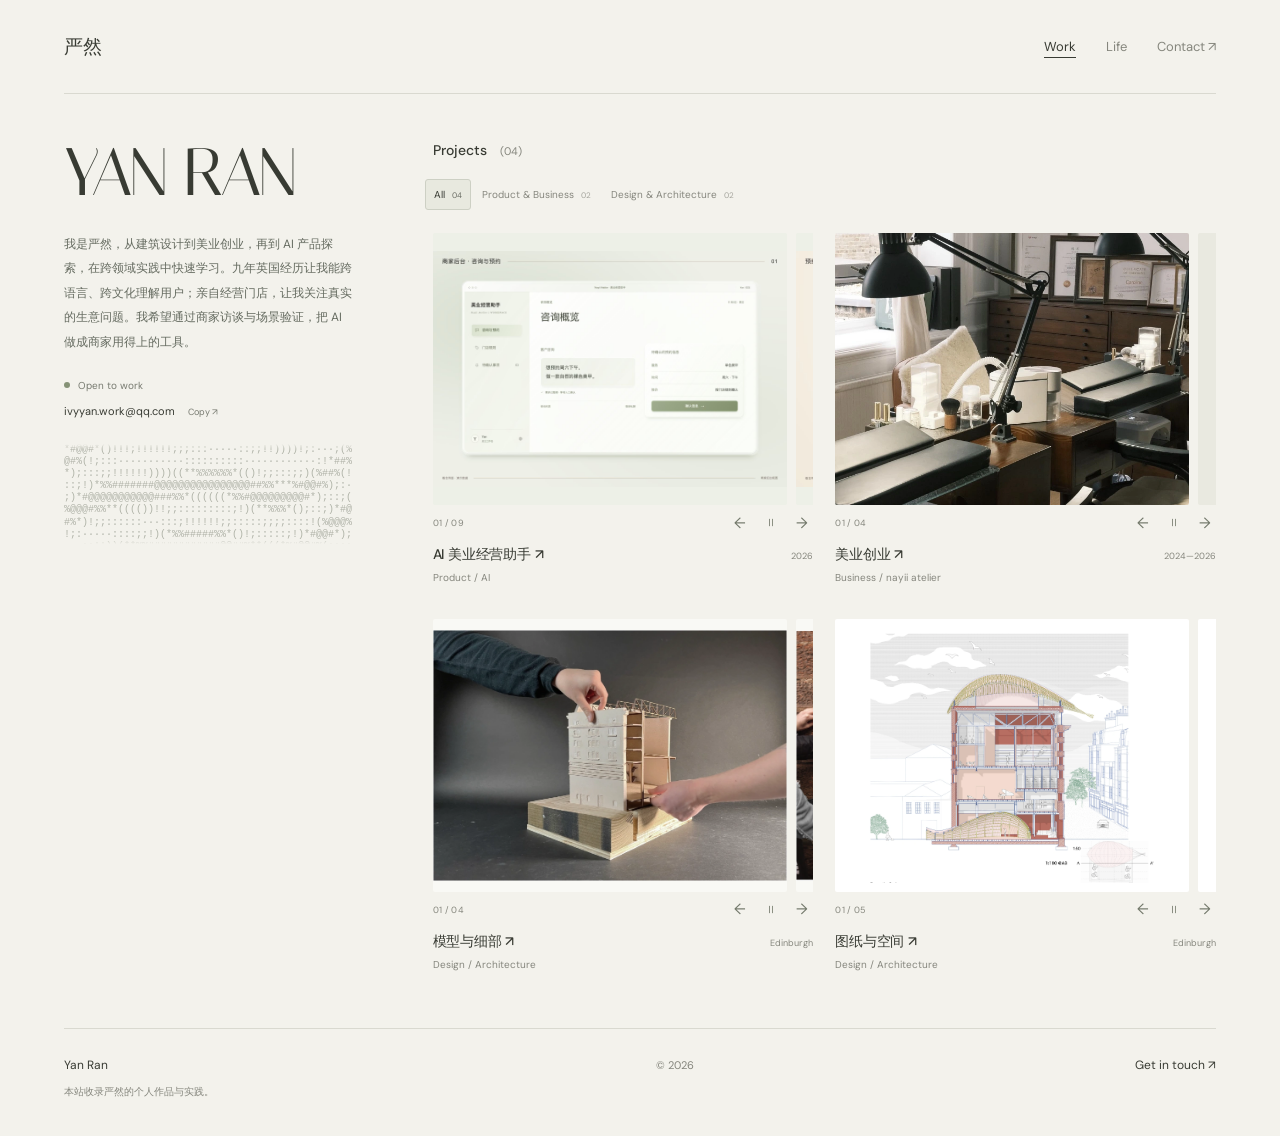
<file: index.html>
<!doctype html>
<html lang="zh-CN"><head><meta charset="UTF-8"><meta name="viewport" content="width=device-width, initial-scale=1"><meta name="description" content="严然的个人作品集：AI 产品、美业经营、建筑设计与生活。"><title>Portfolio — Yan Ran</title><link rel="stylesheet" href="style.css?v=42"><link rel="stylesheet" href="directory.css?v=42"></head>
<body id="home" data-name-font="italiana" class="directory-page"><a class="skip-link" href="#main">Skip to content</a><header class="site-header"><a class="wordmark" href="index.html" aria-label="严然，返回首页">严然</a><nav aria-label="Main navigation"><a href="index.html#projects" aria-current="page">Work</a><a href="life.html">Life</a><a href="contact.html">Contact ↗</a></nav></header><main id="main"><div class="directory-layout"><aside class="profile-sidebar" id="about" aria-label="个人介绍"><div class="name-stage"><h1>YAN RAN</h1><canvas class="name-particles" aria-hidden="true"></canvas></div><div class="hero-info"><p>我是严然，从建筑设计到美业创业，再到 AI 产品探索，在跨领域实践中快速学习。九年英国经历让我能跨语言、跨文化理解用户；亲自经营门店，让我关注真实的生意问题。我希望通过商家访谈与场景验证，把 AI 做成商家用得上的工具。</p><div><span class="available"><i></i> Open to work</span><button class="email-copy hero-email" data-copy-email aria-label="复制邮箱 ivyyan.work@qq.com"><span>ivyyan.work@qq.com</span><span class="copy-label">Copy ↗</span></button><span class="hero-copy-status" role="status" aria-live="polite"></span></div></div><div class="ascii-art" role="img" aria-label="铺满长方形的动态符号波浪，以柔和曲线连续斜向上起伏流动"><pre class="ascii-field" aria-hidden="true"></pre></div></aside>
<section id="projects" class="project-directory" aria-labelledby="directory-title"><div class="catalog-toolbar"><h2 id="directory-title">Projects <span id="project-count" aria-live="polite">(04)</span></h2><div class="category-filters" role="group" aria-label="筛选作品类别"><button type="button" data-filter="all" aria-pressed="true">All <span>04</span></button><button type="button" id="product" data-filter="product" aria-pressed="false">Product &amp; Business <span>02</span></button><button type="button" id="design" data-filter="design" aria-pressed="false">Design &amp; Architecture <span>02</span></button></div></div><div class="catalog-grid"><article class="catalog-card card-ai" data-category="product"><div class="catalog-preview" role="region" aria-label="AI 美业经营助手 图片预览"><div class="preview-track" tabindex="0" aria-label="横向浏览 AI 美业经营助手"><a class="preview-frame" href="ai-assistant.html" aria-label="打开 AI 美业经营助手，商家后台 · 咨询与预约"><img src="assets/ai/v7/01-console.png?v=32" alt="商家后台 · 咨询与预约" loading="lazy" draggable="false"></a><a class="preview-frame" href="ai-assistant.html" aria-label="打开 AI 美业经营助手，预约入口 · 店主自选封面"><img src="assets/ai/v7/02-entry.png?v=32" alt="预约入口 · 店主自选封面" loading="lazy" draggable="false"></a><a class="preview-frame" href="ai-assistant.html" aria-label="打开 AI 美业经营助手，近一周 · 空档与安排"><img src="assets/ai/v7/03-week.png?v=32" alt="近一周 · 空档与安排" loading="lazy" draggable="false"></a><a class="preview-frame" href="ai-assistant.html" aria-label="打开 AI 美业经营助手，当日预约 · 服务与时段"><img src="assets/ai/v7/04-day.png?v=32" alt="当日预约 · 服务与时段" loading="lazy" draggable="false"></a><a class="preview-frame" href="ai-assistant.html" aria-label="打开 AI 美业经营助手，定金支付 · 预约确认"><img src="assets/ai/v7/05-payment.png?v=33" alt="定金支付 · 预约确认" loading="lazy" draggable="false"></a><a class="preview-frame" href="ai-assistant.html" aria-label="打开 AI 美业经营助手，我的预约 · 会员信息"><img src="assets/ai/v7/06-member.png" alt="我的预约 · 会员信息" loading="lazy" draggable="false"></a><a class="preview-frame" href="ai-assistant.html" aria-label="打开 AI 美业经营助手，微信绑定 · 匹配预约"><img src="assets/ai/v7/07-binding.png?v=34" alt="微信绑定 · 匹配预约" loading="lazy" draggable="false"></a><a class="preview-frame" href="ai-assistant.html" aria-label="打开 AI 美业经营助手，微信托管 · 添加与回复"><img src="assets/ai/v7/08-delegation.png?v=35" alt="微信托管 · 添加与回复" loading="lazy" draggable="false"></a><a class="preview-frame" href="ai-assistant.html" aria-label="打开 AI 美业经营助手，店主工作台 · 登记与待办"><img src="assets/ai/v7/09-owner.png?v=35" alt="店主工作台 · 登记与待办" loading="lazy" draggable="false"></a></div><div class="preview-toolbar"><span class="preview-count">01 / 09</span><div><button class="preview-prev" aria-label="AI 美业经营助手 上一张">←</button><button class="preview-pause" aria-label="暂停 AI 美业经营助手 自动预览" aria-pressed="false">Ⅱ</button><button class="preview-next" aria-label="AI 美业经营助手 下一张">→</button></div></div></div><div class="card-title-row"><h3><a href="ai-assistant.html" aria-label="查看 AI 美业经营助手">AI 美业经营助手 ↗</a></h3><span>2026</span></div><p class="card-category">Product / AI</p></article><article class="catalog-card card-business" data-category="product"><div class="catalog-preview" role="region" aria-label="美业创业 图片预览"><div class="preview-track" tabindex="0" aria-label="横向浏览 美业创业"><a class="preview-frame" href="business.html" aria-label="打开 美业创业，工作室空间"><img src="assets/studio/studio-interior.webp" alt="工作室空间" loading="lazy" draggable="false"></a><a class="preview-frame" href="business.html" aria-label="打开 美业创业，品牌视觉"><img src="assets/studio/studio-details.webp" alt="品牌视觉" loading="lazy" draggable="false"></a><a class="preview-frame" href="business.html" aria-label="打开 美业创业，工作室账号"><img src="assets/studio/xiaohongshu-profile.webp" alt="工作室账号" loading="lazy" draggable="false"></a><a class="preview-frame" href="business.html" aria-label="打开 美业创业，内容与款式展示"><img src="assets/studio/xiaohongshu-posts.webp" alt="内容与款式展示" loading="lazy" draggable="false"></a></div><div class="preview-toolbar"><span class="preview-count">01 / 04</span><div><button class="preview-prev" aria-label="美业创业 上一张">←</button><button class="preview-pause" aria-label="暂停 美业创业 自动预览" aria-pressed="false">Ⅱ</button><button class="preview-next" aria-label="美业创业 下一张">→</button></div></div></div><div class="card-title-row"><h3><a href="business.html" aria-label="查看 美业创业">美业创业 ↗</a></h3><span>2024—2026</span></div><p class="card-category">Business / nayii atelier</p></article><article class="catalog-card card-models" data-category="design"><div class="catalog-preview" role="region" aria-label="模型与细部 图片预览"><div class="preview-track" tabindex="0" aria-label="横向浏览 模型与细部"><a class="preview-frame" href="architecture.html#architecture-models" aria-label="打开 模型与细部，剖面实体模型"><img src="assets/architecture/section-model.webp" alt="剖面实体模型" loading="lazy" draggable="false"></a><a class="preview-frame" href="architecture.html#architecture-models" aria-label="打开 模型与细部，材料样板"><img src="assets/architecture/material-process.webp" alt="材料样板" loading="lazy" draggable="false"></a><a class="preview-frame" href="architecture.html#architecture-models" aria-label="打开 模型与细部，场地木模"><img src="assets/architecture/site-model.webp" alt="场地木模" loading="lazy" draggable="false"></a><a class="preview-frame" href="architecture.html#architecture-models" aria-label="打开 模型与细部，家具原型"><img src="assets/architecture/furniture-prototypes.webp" alt="家具原型" loading="lazy" draggable="false"></a></div><div class="preview-toolbar"><span class="preview-count">01 / 04</span><div><button class="preview-prev" aria-label="模型与细部 上一张">←</button><button class="preview-pause" aria-label="暂停 模型与细部 自动预览" aria-pressed="false">Ⅱ</button><button class="preview-next" aria-label="模型与细部 下一张">→</button></div></div></div><div class="card-title-row"><h3><a href="architecture.html#architecture-models" aria-label="查看 模型与细部">模型与细部 ↗</a></h3><span>Edinburgh</span></div><p class="card-category">Design / Architecture</p></article><article class="catalog-card card-drawings" data-category="design"><div class="catalog-preview" role="region" aria-label="图纸与空间 图片预览"><div class="preview-track" tabindex="0" aria-label="横向浏览 图纸与空间"><a class="preview-frame" href="architecture.html#architecture-drawings" aria-label="打开 图纸与空间，建筑透视剖面"><img src="assets/architecture/perspective-section.webp" alt="建筑透视剖面" loading="lazy" draggable="false"></a><a class="preview-frame" href="architecture.html#architecture-drawings" aria-label="打开 图纸与空间，剖面与室内"><img src="assets/architecture/section-interior.webp" alt="剖面与室内" loading="lazy" draggable="false"></a><a class="preview-frame" href="architecture.html#architecture-drawings" aria-label="打开 图纸与空间，未来建筑剖面"><img src="assets/architecture/section-2085.webp" alt="未来建筑剖面" loading="lazy" draggable="false"></a><a class="preview-frame" href="architecture.html#architecture-drawings" aria-label="打开 图纸与空间，构造详图"><img src="assets/architecture/construction-detail.webp" alt="构造详图" loading="lazy" draggable="false"></a><a class="preview-frame" href="architecture.html#architecture-drawings" aria-label="打开 图纸与空间，声音转形态"><img src="assets/architecture/sound-to-form.webp" alt="声音转形态" loading="lazy" draggable="false"></a></div><div class="preview-toolbar"><span class="preview-count">01 / 05</span><div><button class="preview-prev" aria-label="图纸与空间 上一张">←</button><button class="preview-pause" aria-label="暂停 图纸与空间 自动预览" aria-pressed="false">Ⅱ</button><button class="preview-next" aria-label="图纸与空间 下一张">→</button></div></div></div><div class="card-title-row"><h3><a href="architecture.html#architecture-drawings" aria-label="查看 图纸与空间">图纸与空间 ↗</a></h3><span>Edinburgh</span></div><p class="card-category">Design / Architecture</p></article></div></section>
</div></main><footer class="site-footer"><div><a href="index.html">Yan Ran</a><p class="portfolio-note">本站收录严然的个人作品与实践。</p></div><span>© 2026</span><a href="contact.html">Get in touch ↗</a></footer><dialog id="case-dialog"><button class="close-dialog" aria-label="Close case study">Close ×</button><div id="case-content"></div></dialog><dialog id="architecture-viewer" aria-label="Project image viewer"><div class="arch-viewer-toolbar"><span class="arch-viewer-count"></span><a class="arch-original" target="_blank" rel="noopener">Full Size ↗</a><button class="arch-viewer-close" aria-label="Close image">Close ×</button></div><div class="arch-viewer-image"><img alt=""></div><div class="arch-viewer-footer"><button class="arch-image-prev" aria-label="Previous image">←</button><p></p><button class="arch-image-next" aria-label="Next image">→</button></div></dialog><script src="script.js?v=42"></script><script src="catalog.js?v=42"></script><script src="particles.js?v=42"></script><script src="ascii.js?v=42"></script></body></html>
</file>
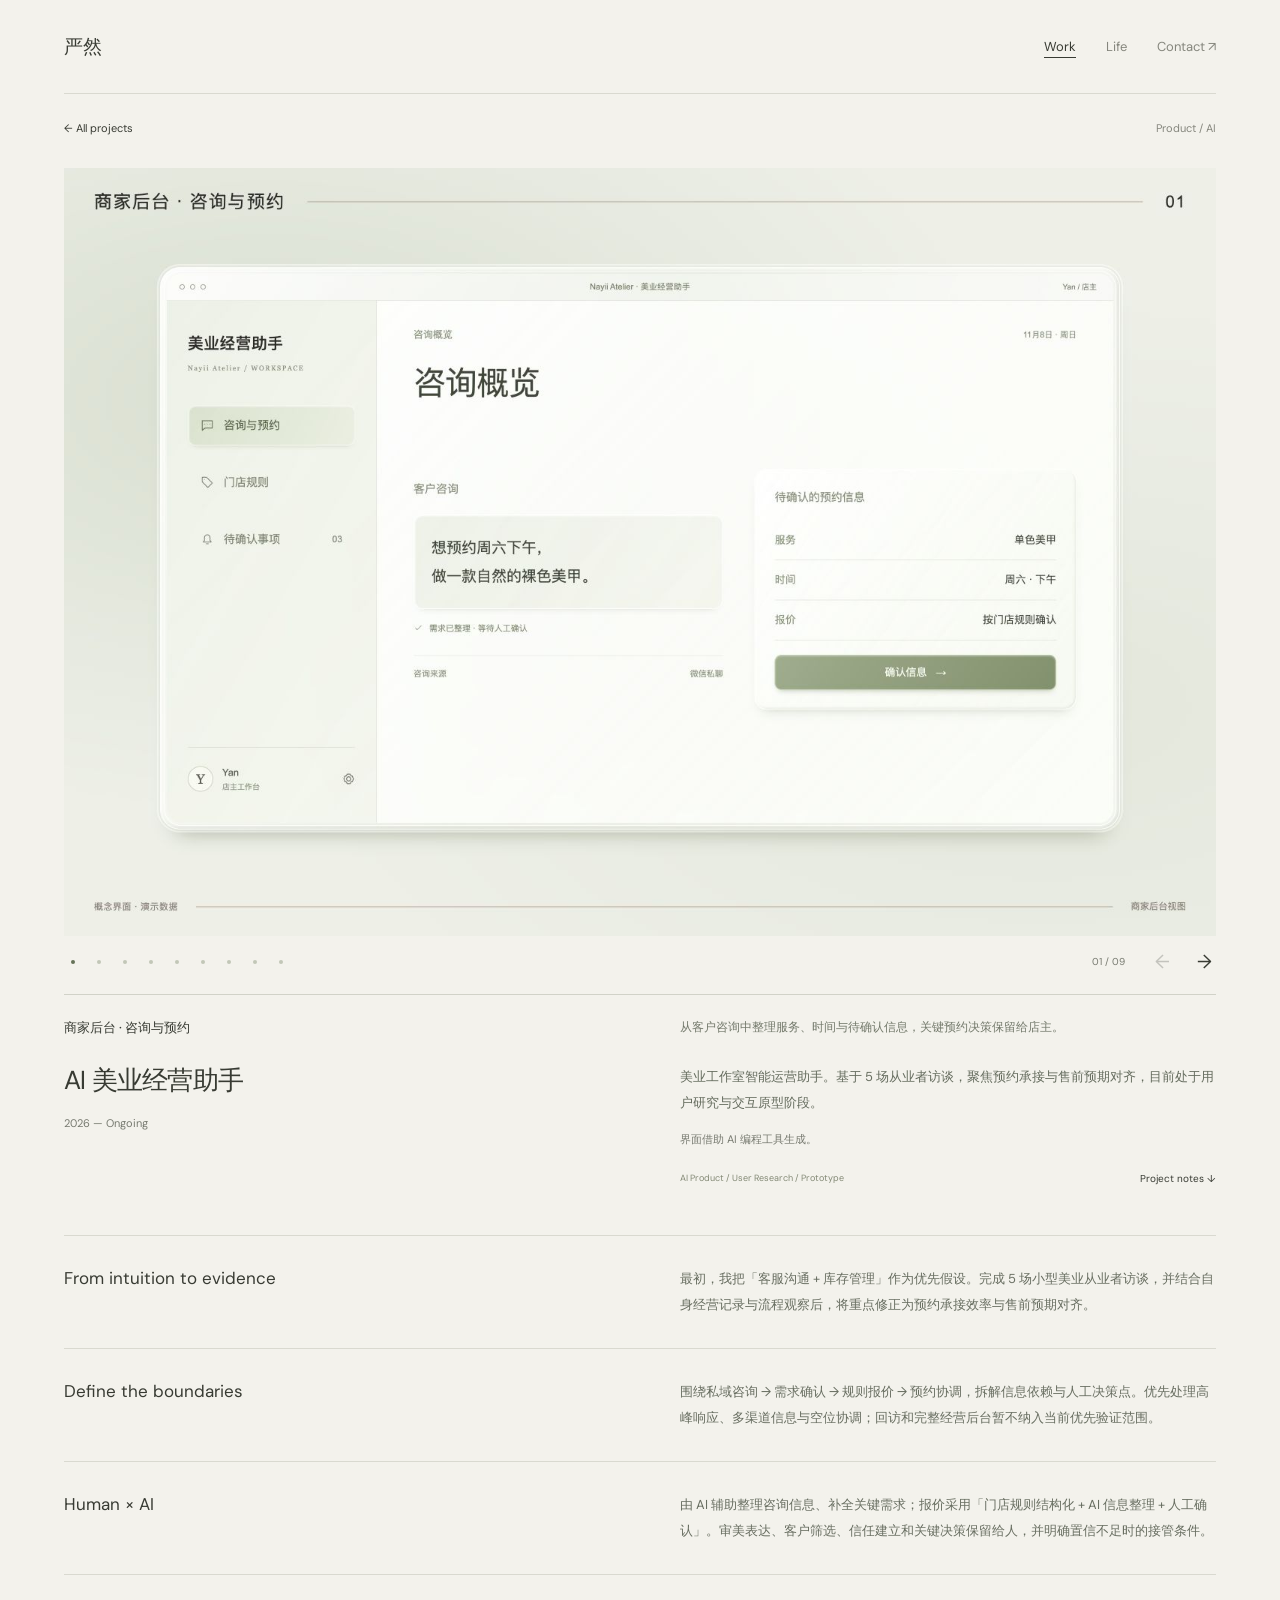
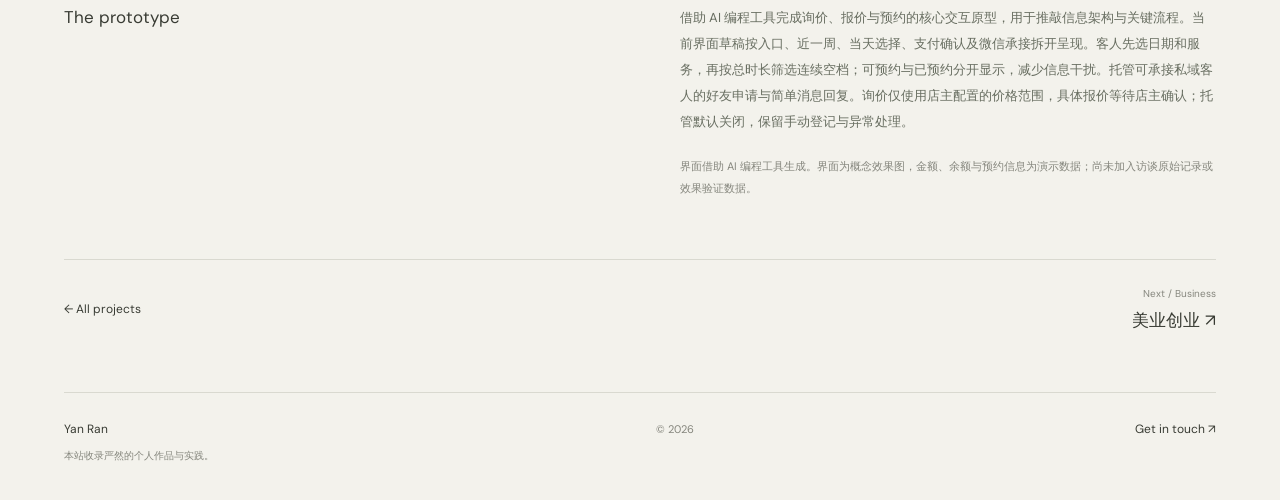
<file: ai-assistant.html>
<!doctype html>
<html lang="zh-CN"><head><meta charset="UTF-8"><meta name="viewport" content="width=device-width, initial-scale=1"><meta name="description" content="严然的个人作品集：AI 产品、美业经营、建筑设计与生活。"><title>AI 美业经营助手 — Yan Ran</title><link rel="stylesheet" href="style.css?v=42"><link rel="stylesheet" href="directory.css?v=42"></head>
<body id="home" data-name-font="italiana" class="detail-page"><a class="skip-link" href="#main">Skip to content</a><header class="site-header"><a class="wordmark" href="index.html" aria-label="严然，返回首页">严然</a><nav aria-label="Main navigation"><a href="index.html#projects" aria-current="page">Work</a><a href="life.html">Life</a><a href="contact.html">Contact ↗</a></nav></header><main id="main"><div class="detail-breadcrumb"><a href="index.html#projects">← All projects</a><span>Product / AI</span></div><h1 class="sr-only">AI 美业经营助手</h1><article class="project" id="project-ai" data-project="ai"><div class="gallery" role="region" aria-label="AI 美业经营助手 previews"><div class="gallery-track" tabindex="0" aria-label="AI 美业经营助手 slides">
<div class="slide ai-visual-slide"><button class="ai-visual-button" data-ai-view="0" aria-label="放大查看 商家后台 · 咨询与预约"><img src="assets/ai/v7/01-console.png?v=32" alt="商家后台 · 咨询与预约" loading="lazy"></button></div>
<div class="slide ai-visual-slide"><button class="ai-visual-button" data-ai-view="1" aria-label="放大查看 预约入口 · 店主自选封面"><img src="assets/ai/v7/02-entry.png?v=32" alt="预约入口 · 店主自选封面" loading="lazy"></button></div>
<div class="slide ai-visual-slide"><button class="ai-visual-button" data-ai-view="2" aria-label="放大查看 近一周 · 空档与安排"><img src="assets/ai/v7/03-week.png?v=32" alt="近一周 · 空档与安排" loading="lazy"></button></div>
<div class="slide ai-visual-slide"><button class="ai-visual-button" data-ai-view="3" aria-label="放大查看 当日预约 · 服务与时段"><img src="assets/ai/v7/04-day.png?v=32" alt="当日预约 · 服务与时段" loading="lazy"></button></div>
<div class="slide ai-visual-slide"><button class="ai-visual-button" data-ai-view="4" aria-label="放大查看 定金支付 · 预约确认"><img src="assets/ai/v7/05-payment.png?v=33" alt="定金支付 · 预约确认" loading="lazy"></button></div>
<div class="slide ai-visual-slide"><button class="ai-visual-button" data-ai-view="5" aria-label="放大查看 我的预约 · 会员信息"><img src="assets/ai/v7/06-member.png" alt="我的预约 · 会员信息" loading="lazy"></button></div>
<div class="slide ai-visual-slide"><button class="ai-visual-button" data-ai-view="6" aria-label="放大查看 微信绑定 · 匹配预约"><img src="assets/ai/v7/07-binding.png?v=34" alt="微信绑定 · 匹配预约" loading="lazy"></button></div>
<div class="slide ai-visual-slide"><button class="ai-visual-button" data-ai-view="7" aria-label="放大查看 微信托管 · 添加与回复"><img src="assets/ai/v7/08-delegation.png?v=35" alt="微信托管 · 添加与回复" loading="lazy"></button></div>
<div class="slide ai-visual-slide"><button class="ai-visual-button" data-ai-view="8" aria-label="放大查看 店主工作台 · 登记与待办"><img src="assets/ai/v7/09-owner.png?v=35" alt="店主工作台 · 登记与待办" loading="lazy"></button></div>
</div><div class="gallery-toolbar"><div class="gallery-dots" aria-label="Choose preview"></div><div class="gallery-controls"><span class="gallery-count">01 / 09</span><button class="prev" aria-label="AI 美业经营助手 previous preview">←</button><button class="next" aria-label="AI 美业经营助手 next preview">→</button></div></div><div class="ai-slide-context" role="status" aria-live="polite"><strong>商家后台 · 咨询与预约</strong><p>从客户咨询中整理服务、时间与待确认信息，关键预约决策保留给店主。</p></div></div><div class="project-info"><div class="project-title"><h3>AI 美业经营助手</h3><span>2026 — Ongoing</span></div><div class="project-summary"><p>美业工作室智能运营助手。基于 5 场从业者访谈，聚焦预约承接与售前预期对齐，目前处于用户研究与交互原型阶段。</p><p class="prototype-disclosure">界面借助 AI 编程工具生成。</p><div class="project-bottom"><span>AI Product / User Research / Prototype</span><a class="case-link" href="#project-notes">Project notes ↓</a></div></div></div></article><section class="project-notes" id="project-notes" aria-label="项目说明"><div class="note-row"><h2>From intuition to evidence</h2><div><p>最初，我把「客服沟通 + 库存管理」作为优先假设。完成 5 场小型美业从业者访谈，并结合自身经营记录与流程观察后，将重点修正为预约承接效率与售前预期对齐。</p></div></div><div class="note-row"><h2>Define the boundaries</h2><div><p>围绕私域咨询 → 需求确认 → 规则报价 → 预约协调，拆解信息依赖与人工决策点。优先处理高峰响应、多渠道信息与空位协调；回访和完整经营后台暂不纳入当前优先验证范围。</p></div></div><div class="note-row"><h2>Human × AI</h2><div><p>由 AI 辅助整理咨询信息、补全关键需求；报价采用「门店规则结构化 + AI 信息整理 + 人工确认」。审美表达、客户筛选、信任建立和关键决策保留给人，并明确置信不足时的接管条件。</p></div></div><div class="note-row"><h2>The prototype</h2><div><p>借助 AI 编程工具完成询价、报价与预约的核心交互原型，用于推敲信息架构与关键流程。当前界面草稿按入口、近一周、当天选择、支付确认及微信承接拆开呈现。客人先选日期和服务，再按总时长筛选连续空档；可预约与已预约分开显示，减少信息干扰。托管可承接私域客人的好友申请与简单消息回复。询价仅使用店主配置的价格范围，具体报价等待店主确认；托管默认关闭，保留手动登记与异常处理。</p><p class="case-note">界面借助 AI 编程工具生成。界面为概念效果图，金额、余额与预约信息为演示数据；尚未加入访谈原始记录或效果验证数据。</p></div></div></section><div class="project-navigation"><a href="index.html#projects">← All projects</a><a href="business.html"><span>Next / Business</span><strong>美业创业 ↗</strong></a></div></main><footer class="site-footer"><div><a href="index.html">Yan Ran</a><p class="portfolio-note">本站收录严然的个人作品与实践。</p></div><span>© 2026</span><a href="contact.html">Get in touch ↗</a></footer><dialog id="case-dialog"><button class="close-dialog" aria-label="Close case study">Close ×</button><div id="case-content"></div></dialog><dialog id="architecture-viewer" aria-label="Project image viewer"><div class="arch-viewer-toolbar"><span class="arch-viewer-count"></span><a class="arch-original" target="_blank" rel="noopener">Full Size ↗</a><button class="arch-viewer-close" aria-label="Close image">Close ×</button></div><div class="arch-viewer-image"><img alt=""></div><div class="arch-viewer-footer"><button class="arch-image-prev" aria-label="Previous image">←</button><p></p><button class="arch-image-next" aria-label="Next image">→</button></div></dialog><script src="script.js?v=42"></script><script src="catalog.js?v=42"></script></body></html>
</file>
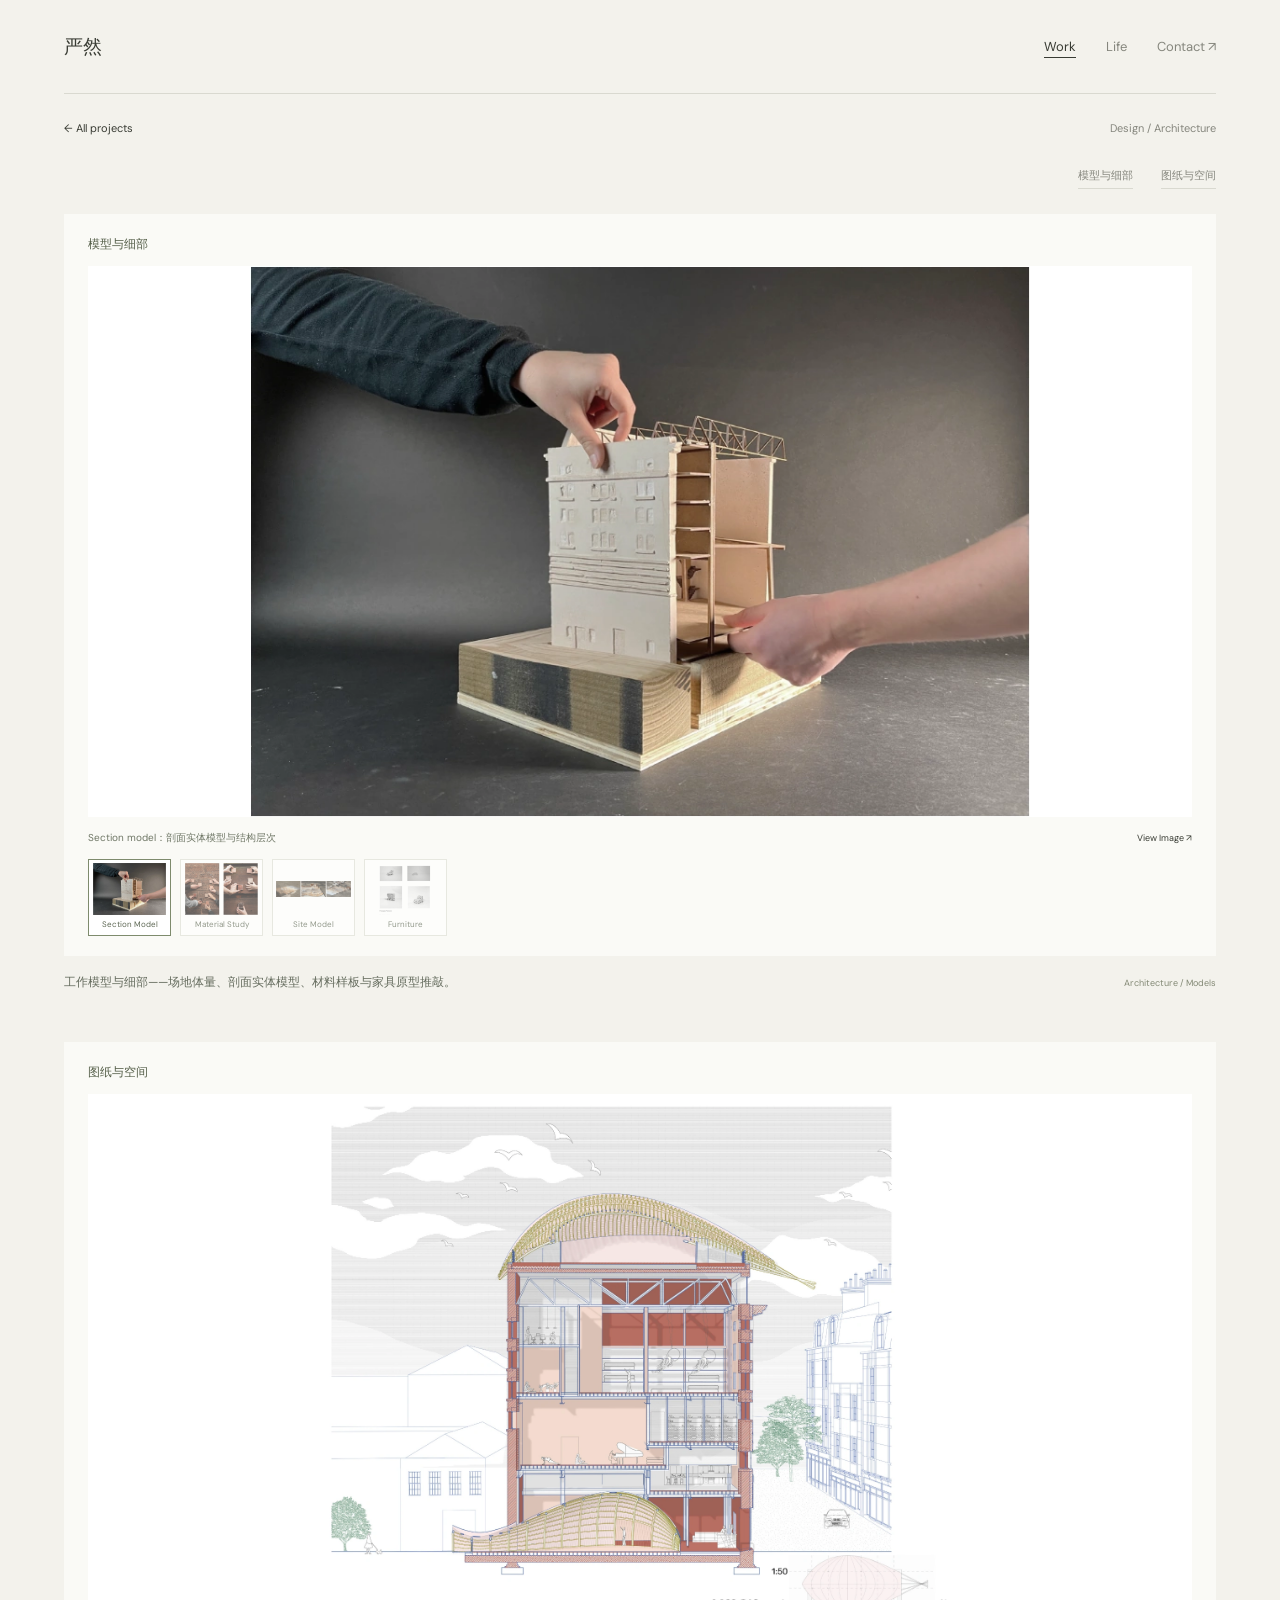
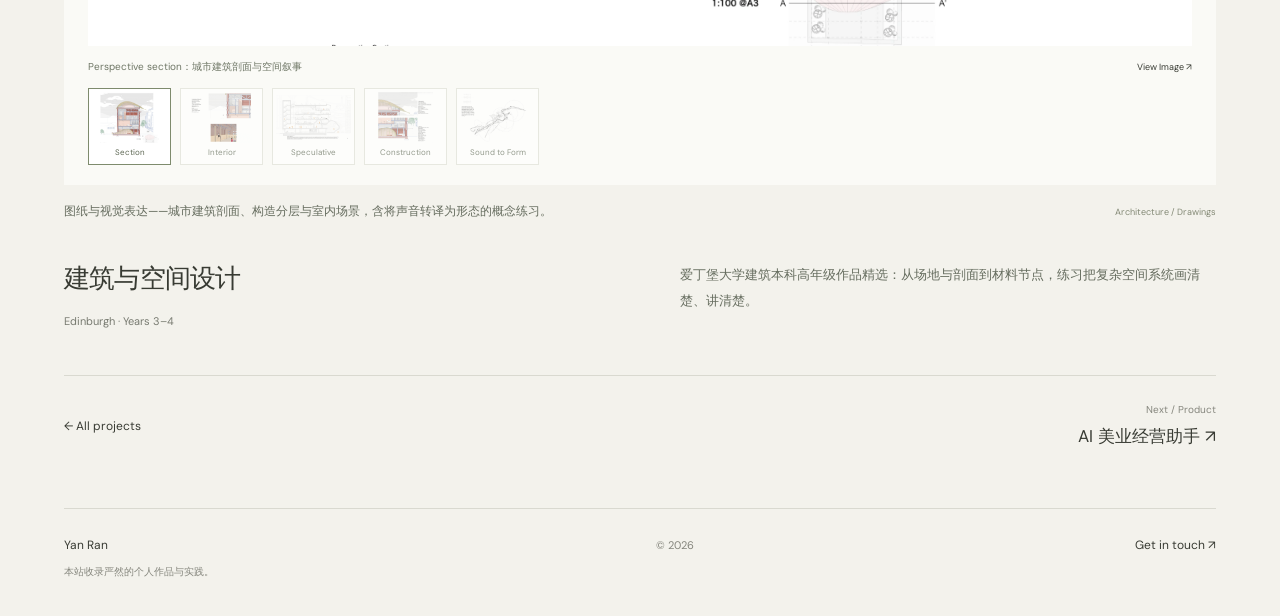
<file: architecture.html>
<!doctype html>
<html lang="zh-CN"><head><meta charset="UTF-8"><meta name="viewport" content="width=device-width, initial-scale=1"><meta name="description" content="严然的个人作品集：AI 产品、美业经营、建筑设计与生活。"><title>建筑与空间设计 — Yan Ran</title><link rel="stylesheet" href="style.css?v=42"><link rel="stylesheet" href="directory.css?v=42"></head>
<body id="home" data-name-font="italiana" class="detail-page"><a class="skip-link" href="#main">Skip to content</a><header class="site-header"><a class="wordmark" href="index.html" aria-label="严然，返回首页">严然</a><nav aria-label="Main navigation"><a href="index.html#projects" aria-current="page">Work</a><a href="life.html">Life</a><a href="contact.html">Contact ↗</a></nav></header><main id="main"><div class="detail-breadcrumb"><a href="index.html#projects">← All projects</a><span>Design / Architecture</span></div><h1 class="sr-only">建筑与空间设计</h1><nav class="detail-subnav" aria-label="建筑作品分类"><a href="#architecture-models">模型与细部</a><a href="#architecture-drawings">图纸与空间</a></nav><article class="project" id="project-architecture" data-project="architecture"><section class="architecture-block" id="architecture-models" aria-label="模型与细部"><div class="architecture-slide"><span class="arch-slide-label">模型与细部</span><button class="arch-main" data-arch-view="5" aria-label="放大查看 手工剖面实体模型，展示立面、楼板和屋顶结构"><img src="assets/architecture/section-model.webp" alt="手工剖面实体模型，展示立面、楼板和屋顶结构" loading="lazy"></button><div class="arch-caption-row"><p class="arch-image-caption">Section model：剖面实体模型与结构层次</p><button class="arch-open" data-arch-view="5">View Image ↗</button></div><div class="arch-thumbnails" aria-label="模型与细部 images"><button class="arch-thumb" data-arch-image="5" aria-label="查看 手工剖面实体模型，展示立面、楼板和屋顶结构" aria-pressed="true"><img src="assets/architecture/section-model.webp" alt="" loading="lazy"><span>Section Model</span></button><button class="arch-thumb" data-arch-image="6" aria-label="查看 材料样板与贴砖实验的过程照片" aria-pressed="false"><img src="assets/architecture/material-process.webp" alt="" loading="lazy"><span>Material Study</span></button><button class="arch-thumb" data-arch-image="7" aria-label="查看 场地木模三拼图，展示地形与建筑体量" aria-pressed="false"><img src="assets/architecture/site-model.webp" alt="" loading="lazy"><span>Site Model</span></button><button class="arch-thumb" data-arch-image="8" aria-label="查看 四张家具原型照片，展示不同组合形态" aria-pressed="false"><img src="assets/architecture/furniture-prototypes.webp" alt="" loading="lazy"><span>Furniture</span></button></div></div><div class="architecture-block-info"><p>工作模型与细部——场地体量、剖面实体模型、材料样板与家具原型推敲。</p><span>Architecture / Models</span></div></section><section class="architecture-block" id="architecture-drawings" aria-label="图纸与空间"><div class="architecture-slide"><span class="arch-slide-label">图纸与空间</span><button class="arch-main" data-arch-view="0" aria-label="放大查看 城市建筑透视剖面，呈现多层空间与构造系统"><img src="assets/architecture/perspective-section.webp" alt="城市建筑透视剖面，呈现多层空间与构造系统" loading="lazy"></button><div class="arch-caption-row"><p class="arch-image-caption">Perspective section：城市建筑剖面与空间叙事</p><button class="arch-open" data-arch-view="0">View Image ↗</button></div><div class="arch-thumbnails" aria-label="Drawings images"><button class="arch-thumb" data-arch-image="0" aria-label="查看 城市建筑透视剖面，呈现多层空间与构造系统" aria-pressed="true"><img src="assets/architecture/perspective-section.webp" alt="" loading="lazy"><span>Section</span></button><button class="arch-thumb" data-arch-image="1" aria-label="查看 透视剖面与粉色室内空间合成页" aria-pressed="false"><img src="assets/architecture/section-interior.webp" alt="" loading="lazy"><span>Interior</span></button><button class="arch-thumb" data-arch-image="2" aria-label="查看 Further Imagination，带橙色人影的未来建筑剖面" aria-pressed="false"><img src="assets/architecture/section-2085.webp" alt="" loading="lazy"><span>Speculative</span></button><button class="arch-thumb" data-arch-image="3" aria-label="查看 Weaving Roof、屋顶和墙身构造分层详图" aria-pressed="false"><img src="assets/architecture/construction-detail.webp" alt="" loading="lazy"><span>Construction</span></button><button class="arch-thumb" data-arch-image="4" aria-label="查看 声音转译为三维形态的概念线稿" aria-pressed="false"><img src="assets/architecture/sound-to-form.webp" alt="" loading="lazy"><span>Sound to Form</span></button></div></div><div class="architecture-block-info"><p>图纸与视觉表达——城市建筑剖面、构造分层与室内场景，含将声音转译为形态的概念练习。</p><span>Architecture / Drawings</span></div></section><div class="project-info"><div class="project-title"><h3>建筑与空间设计</h3><span>Edinburgh · Years 3–4</span></div><div class="project-summary"><p>爱丁堡大学建筑本科高年级作品精选：从场地与剖面到材料节点，练习把复杂空间系统画清楚、讲清楚。</p></div></div></article><div class="project-navigation"><a href="index.html#projects">← All projects</a><a href="ai-assistant.html"><span>Next / Product</span><strong>AI 美业经营助手 ↗</strong></a></div></main><footer class="site-footer"><div><a href="index.html">Yan Ran</a><p class="portfolio-note">本站收录严然的个人作品与实践。</p></div><span>© 2026</span><a href="contact.html">Get in touch ↗</a></footer><dialog id="case-dialog"><button class="close-dialog" aria-label="Close case study">Close ×</button><div id="case-content"></div></dialog><dialog id="architecture-viewer" aria-label="Project image viewer"><div class="arch-viewer-toolbar"><span class="arch-viewer-count"></span><a class="arch-original" target="_blank" rel="noopener">Full Size ↗</a><button class="arch-viewer-close" aria-label="Close image">Close ×</button></div><div class="arch-viewer-image"><img alt=""></div><div class="arch-viewer-footer"><button class="arch-image-prev" aria-label="Previous image">←</button><p></p><button class="arch-image-next" aria-label="Next image">→</button></div></dialog><script src="script.js?v=42"></script><script src="catalog.js?v=42"></script></body></html>
</file>
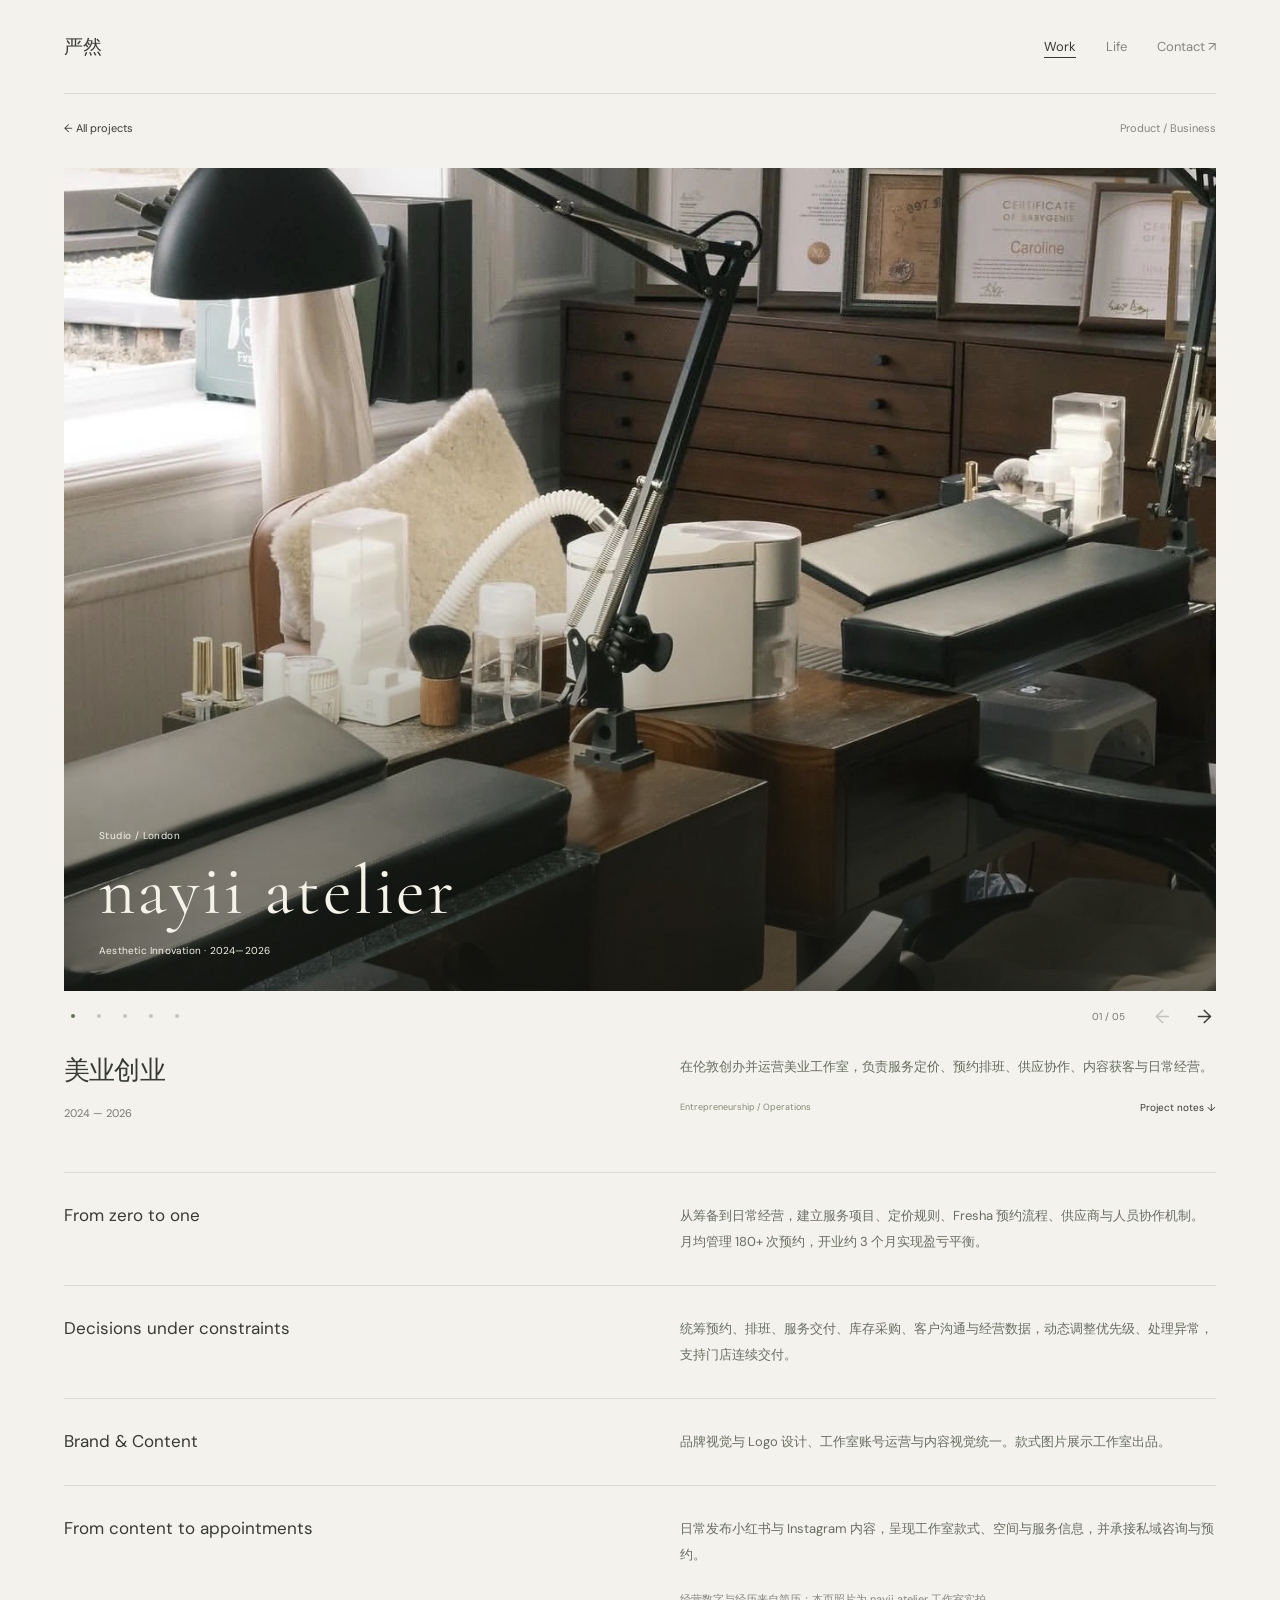
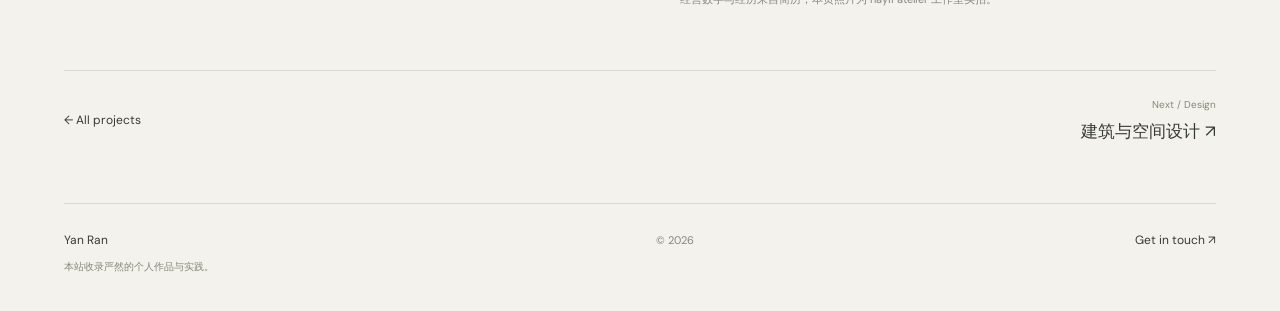
<file: business.html>
<!doctype html>
<html lang="zh-CN"><head><meta charset="UTF-8"><meta name="viewport" content="width=device-width, initial-scale=1"><meta name="description" content="严然的个人作品集：AI 产品、美业经营、建筑设计与生活。"><title>美业创业 — Yan Ran</title><link rel="stylesheet" href="style.css?v=42"><link rel="stylesheet" href="directory.css?v=42"></head>
<body id="home" data-name-font="italiana" class="detail-page"><a class="skip-link" href="#main">Skip to content</a><header class="site-header"><a class="wordmark" href="index.html" aria-label="严然，返回首页">严然</a><nav aria-label="Main navigation"><a href="index.html#projects" aria-current="page">Work</a><a href="life.html">Life</a><a href="contact.html">Contact ↗</a></nav></header><main id="main"><div class="detail-breadcrumb"><a href="index.html#projects">← All projects</a><span>Product / Business</span></div><h1 class="sr-only">美业创业</h1><article class="project" id="project-business" data-project="business"><div class="gallery" role="region" aria-label="美业创业 previews"><div class="gallery-track" tabindex="0" aria-label="美业创业 slides">
<div class="slide nayii-photo-cover"><img src="assets/studio/studio-interior.webp" alt="nayii atelier 工作室窗边的美甲工作台、木质家具和黑色台灯" loading="lazy"><div class="nayii-photo-title"><span>Studio / London</span><div>nayii atelier</div><small>Aesthetic Innovation · 2024—2026</small></div></div>
<div class="slide operation-slide"><div class="document-preview business-operations"><span class="document-label">Studio Operations</span><h4>Operations</h4><div class="operations"><div><b>01</b><span>服务与定价</span></div><div><b>02</b><span>预约与排班</span></div><div><b>03</b><span>供应与交付</span></div><div><b>04</b><span>内容与获客</span></div></div><div class="nayii-data"><div><strong>180+</strong><span>月均预约次数</span></div><div><strong>~60%</strong><span>老客户预约占比</span></div></div></div></div>
<div class="slide studio-story-slide"><div class="studio-story-copy"><span class="studio-story-label">Brand &amp; Content / 01</span><h4>Visual Identity</h4><p class="studio-story-title">品牌视觉</p><p>品牌视觉与 Logo 设计。</p></div><button class="studio-story-image" data-studio-view="0" aria-label="放大查看 品牌视觉"><img src="assets/studio/studio-details.webp" alt="nayii atelier 工作室细节与品牌标识" loading="lazy"></button></div>
<div class="slide studio-story-slide"><div class="studio-story-copy"><span class="studio-story-label">Brand &amp; Content / 02</span><h4>Account Operation</h4><p class="studio-story-title">账号运营</p><p>选题、素材筛选、内容编排与发布。</p></div><button class="studio-story-image" data-studio-view="1" aria-label="放大查看 账号运营"><img src="assets/studio/xiaohongshu-profile.webp" alt="nayii atelier 小红书账号主页" loading="lazy"></button></div>
<div class="slide studio-story-slide"><div class="studio-story-copy"><span class="studio-story-label">Brand &amp; Content / 03</span><h4>Studio Content</h4><p class="studio-story-title">内容呈现</p><p>以统一视觉呈现工作室出品的美甲款式。</p></div><button class="studio-story-image" data-studio-view="2" aria-label="放大查看 内容呈现"><img src="assets/studio/xiaohongshu-posts.webp" alt="nayii atelier 工作室账号发布的款式与内容笔记" loading="lazy"></button></div>
</div><div class="gallery-toolbar"><div class="gallery-dots" aria-label="Choose preview"></div><div class="gallery-controls"><span class="gallery-count">01 / 05</span><button class="prev" aria-label="美业创业 previous preview">←</button><button class="next" aria-label="美业创业 next preview">→</button></div></div></div><div class="project-info"><div class="project-title"><h3>美业创业</h3><span>2024 — 2026</span></div><div class="project-summary"><p>在伦敦创办并运营美业工作室，负责服务定价、预约排班、供应协作、内容获客与日常经营。</p><div class="project-bottom"><span>Entrepreneurship / Operations</span><a class="case-link" href="#project-notes">Project notes ↓</a></div></div></div></article><section class="project-notes" id="project-notes" aria-label="项目说明"><div class="note-row"><h2>From zero to one</h2><div><p>从筹备到日常经营，建立服务项目、定价规则、Fresha 预约流程、供应商与人员协作机制。月均管理 180+ 次预约，开业约 3 个月实现盈亏平衡。</p></div></div><div class="note-row"><h2>Decisions under constraints</h2><div><p>统筹预约、排班、服务交付、库存采购、客户沟通与经营数据，动态调整优先级、处理异常，支持门店连续交付。</p></div></div><div class="note-row"><h2>Brand & Content</h2><div><p>品牌视觉与 Logo 设计、工作室账号运营与内容视觉统一。款式图片展示工作室出品。</p></div></div><div class="note-row"><h2>From content to appointments</h2><div><p>日常发布小红书与 Instagram 内容，呈现工作室款式、空间与服务信息，并承接私域咨询与预约。</p><p class="case-note">经营数字与经历来自简历；本页照片为 nayii atelier 工作室实拍。</p></div></div></section><div class="project-navigation"><a href="index.html#projects">← All projects</a><a href="architecture.html"><span>Next / Design</span><strong>建筑与空间设计 ↗</strong></a></div></main><footer class="site-footer"><div><a href="index.html">Yan Ran</a><p class="portfolio-note">本站收录严然的个人作品与实践。</p></div><span>© 2026</span><a href="contact.html">Get in touch ↗</a></footer><dialog id="case-dialog"><button class="close-dialog" aria-label="Close case study">Close ×</button><div id="case-content"></div></dialog><dialog id="architecture-viewer" aria-label="Project image viewer"><div class="arch-viewer-toolbar"><span class="arch-viewer-count"></span><a class="arch-original" target="_blank" rel="noopener">Full Size ↗</a><button class="arch-viewer-close" aria-label="Close image">Close ×</button></div><div class="arch-viewer-image"><img alt=""></div><div class="arch-viewer-footer"><button class="arch-image-prev" aria-label="Previous image">←</button><p></p><button class="arch-image-next" aria-label="Next image">→</button></div></dialog><script src="script.js?v=42"></script><script src="catalog.js?v=42"></script></body></html>
</file>
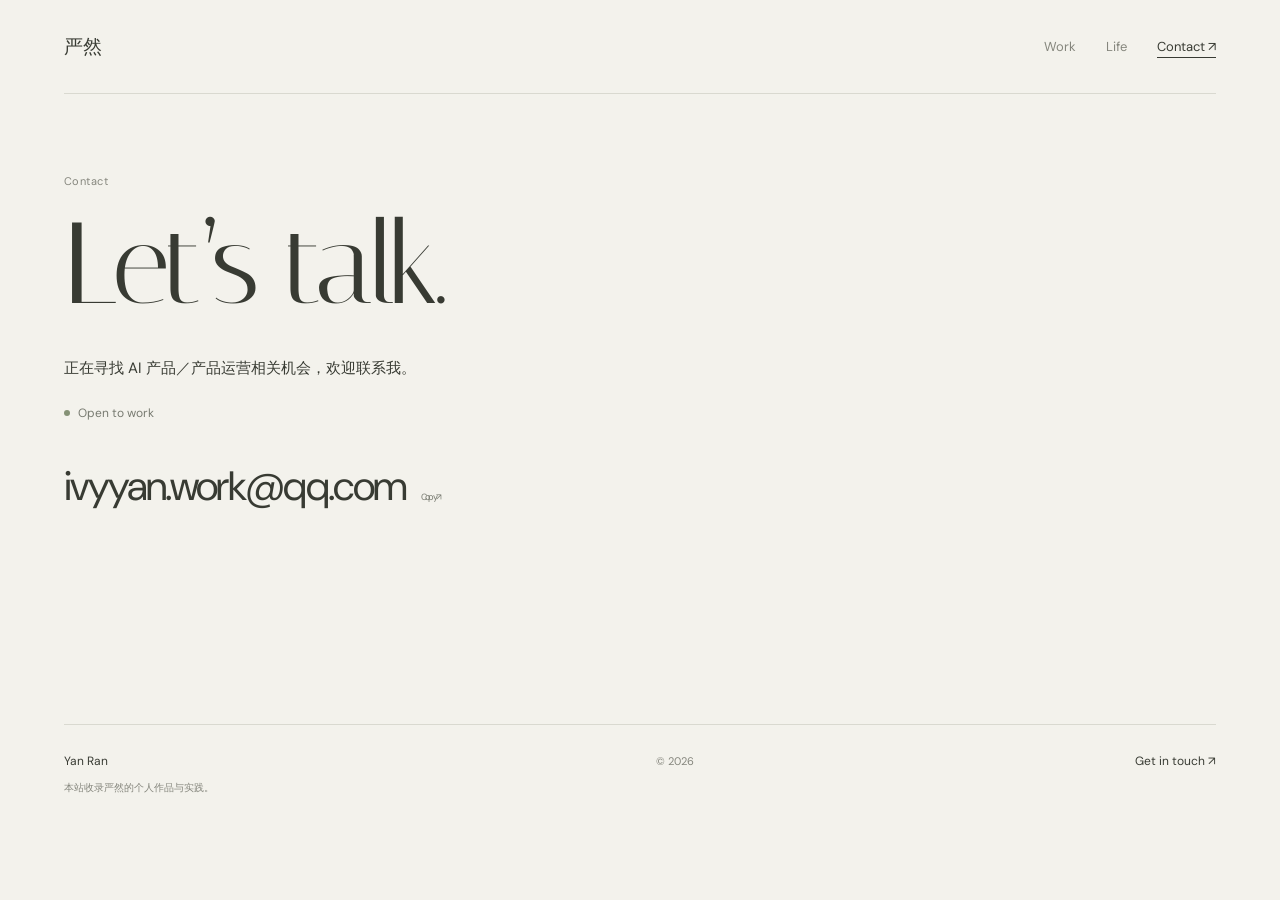
<file: contact.html>
<!doctype html>
<html lang="zh-CN"><head><meta charset="UTF-8"><meta name="viewport" content="width=device-width, initial-scale=1"><meta name="description" content="严然的个人作品集：AI 产品、美业经营、建筑设计与生活。"><title>Contact — Yan Ran</title><link rel="stylesheet" href="style.css?v=42"><link rel="stylesheet" href="directory.css?v=42"></head>
<body id="home" data-name-font="italiana" class="contact-page"><a class="skip-link" href="#main">Skip to content</a><header class="site-header"><a class="wordmark" href="index.html" aria-label="严然，返回首页">严然</a><nav aria-label="Main navigation"><a href="index.html#projects">Work</a><a href="life.html">Life</a><a href="contact.html" aria-current="page">Contact ↗</a></nav></header><main id="main"><section class="contact-page-content"><span class="intro-kicker">Contact</span><h1>Let’s talk.</h1><p>正在寻找 AI 产品／产品运营相关机会，欢迎联系我。</p><span class="available"><i></i> Open to work</span><div class="contact-body"><button class="email email-copy" data-copy-email aria-label="复制邮箱 ivyyan.work@qq.com"><span>ivyyan.work@qq.com</span><span class="copy-label">Copy ↗</span></button><span id="copy-status" role="status" aria-live="polite"></span></div></section></main><footer class="site-footer"><div><a href="index.html">Yan Ran</a><p class="portfolio-note">本站收录严然的个人作品与实践。</p></div><span>© 2026</span><a href="contact.html">Get in touch ↗</a></footer><dialog id="case-dialog"><button class="close-dialog" aria-label="Close case study">Close ×</button><div id="case-content"></div></dialog><dialog id="architecture-viewer" aria-label="Project image viewer"><div class="arch-viewer-toolbar"><span class="arch-viewer-count"></span><a class="arch-original" target="_blank" rel="noopener">Full Size ↗</a><button class="arch-viewer-close" aria-label="Close image">Close ×</button></div><div class="arch-viewer-image"><img alt=""></div><div class="arch-viewer-footer"><button class="arch-image-prev" aria-label="Previous image">←</button><p></p><button class="arch-image-next" aria-label="Next image">→</button></div></dialog><script src="script.js?v=42"></script><script src="catalog.js?v=42"></script></body></html>
</file>
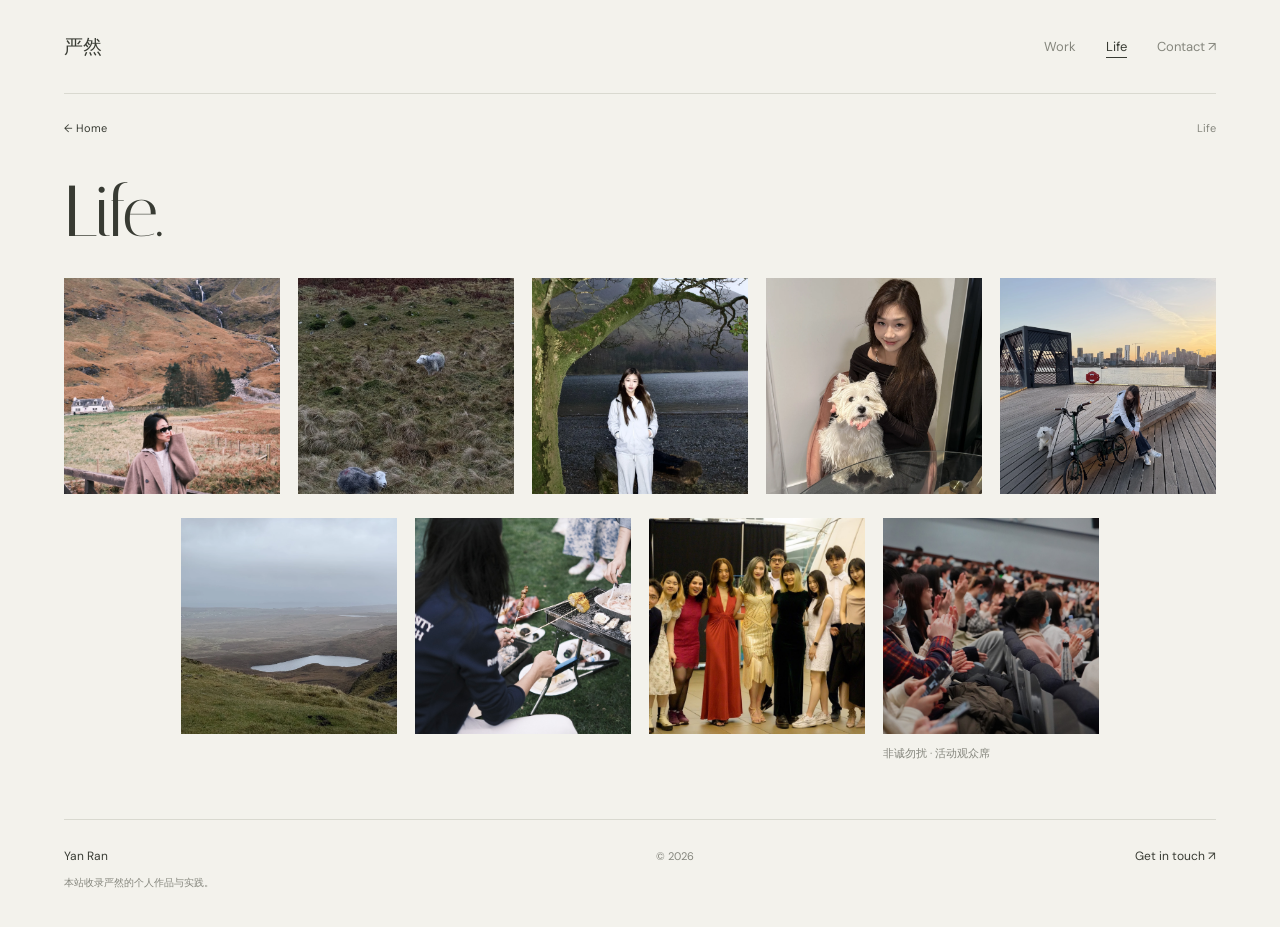
<file: life.html>
<!doctype html>
<html lang="zh-CN"><head><meta charset="UTF-8"><meta name="viewport" content="width=device-width, initial-scale=1"><meta name="description" content="严然的个人作品集：AI 产品、美业经营、建筑设计与生活。"><title>Life — Yan Ran</title><link rel="stylesheet" href="style.css?v=42"><link rel="stylesheet" href="directory.css?v=42"></head>
<body id="home" data-name-font="italiana" class="life-page"><a class="skip-link" href="#main">Skip to content</a><header class="site-header"><a class="wordmark" href="index.html" aria-label="严然，返回首页">严然</a><nav aria-label="Main navigation"><a href="index.html#projects">Work</a><a href="life.html" aria-current="page">Life</a><a href="contact.html">Contact ↗</a></nav></header><main id="main"><div class="detail-breadcrumb"><a href="index.html">← Home</a><span>Life</span></div><section id="life" class="about-section" aria-labelledby="life-heading"><div class="page-heading"><h1 id="life-heading">Life.</h1></div><div class="life-photo-wall" role="region" aria-label="生活照片"><figure><button class="life-photo" data-life-view="0" aria-label="放大查看 山谷与瀑布前的旅行照片"><img src="assets/life/mountain.webp" alt="山谷与瀑布前的旅行照片" width="1200" height="1800" loading="lazy"><img class="life-photo-full" src="assets/life/mountain.webp" alt="" aria-hidden="true" loading="lazy"></button></figure><figure><button class="life-photo" data-life-view="1" aria-label="放大查看 山坡上的绵羊"><img src="assets/life/sheep.webp" alt="山坡上的绵羊" width="1350" height="1800" loading="lazy"><img class="life-photo-full" src="assets/life/sheep.webp" alt="" aria-hidden="true" loading="lazy"></button></figure><figure><button class="life-photo" data-life-view="2" aria-label="放大查看 湖边树下的旅行照片"><img src="assets/life/lakeside.webp" alt="湖边树下的旅行照片" width="1349" height="1800" loading="lazy"><img class="life-photo-full" src="assets/life/lakeside.webp" alt="" aria-hidden="true" loading="lazy"></button></figure><figure><button class="life-photo" data-life-view="3" aria-label="放大查看 与狗狗一起的生活合影"><img src="assets/life/dog.webp" alt="与狗狗一起的生活合影" width="1350" height="1800" loading="lazy"><img class="life-photo-full" src="assets/life/dog.webp" alt="" aria-hidden="true" loading="lazy"></button></figure><figure><button class="life-photo" data-life-view="4" aria-label="放大查看 河畔骑行与狗狗的照片"><img src="assets/life/cycling.webp" alt="河畔骑行与狗狗的照片" width="1350" height="1800" loading="lazy"><img class="life-photo-full" src="assets/life/cycling.webp" alt="" aria-hidden="true" loading="lazy"></button></figure><figure><button class="life-photo" data-life-view="5" aria-label="放大查看 远山与湖泊的风景"><img src="assets/life/lake.webp" alt="远山与湖泊的风景" width="1350" height="1800" loading="lazy"><img class="life-photo-full" src="assets/life/lake.webp" alt="" aria-hidden="true" loading="lazy"></button></figure><figure><button class="life-photo" data-life-view="6" aria-label="放大查看 草坪烧烤，社团内部活动"><img src="assets/campus/lawn-bbq.jpg" alt="草坪烧烤，社团内部活动" loading="lazy"><img class="life-photo-full" src="assets/campus/lawn-bbq.jpg" alt="" aria-hidden="true" loading="lazy"></button></figure><figure><button class="life-photo" data-life-view="7" aria-label="放大查看 Asian Ball 活动合影"><img src="assets/campus/asian-ball.jpg" alt="Asian Ball 活动合影" loading="lazy"><img class="life-photo-full" src="assets/campus/asian-ball.jpg" alt="" aria-hidden="true" loading="lazy"></button></figure><figure><button class="life-photo" data-life-view="8" aria-label="放大查看 非诚勿扰活动观众席"><img src="assets/campus/audience.jpg" alt="非诚勿扰活动观众席" loading="lazy"><img class="life-photo-full" src="assets/campus/audience.jpg" alt="" aria-hidden="true" loading="lazy"></button><figcaption>非诚勿扰 · 活动观众席</figcaption></figure></div></section></main><footer class="site-footer"><div><a href="index.html">Yan Ran</a><p class="portfolio-note">本站收录严然的个人作品与实践。</p></div><span>© 2026</span><a href="contact.html">Get in touch ↗</a></footer><dialog id="case-dialog"><button class="close-dialog" aria-label="Close case study">Close ×</button><div id="case-content"></div></dialog><dialog id="architecture-viewer" aria-label="Project image viewer"><div class="arch-viewer-toolbar"><span class="arch-viewer-count"></span><a class="arch-original" target="_blank" rel="noopener">Full Size ↗</a><button class="arch-viewer-close" aria-label="Close image">Close ×</button></div><div class="arch-viewer-image"><img alt=""></div><div class="arch-viewer-footer"><button class="arch-image-prev" aria-label="Previous image">←</button><p></p><button class="arch-image-next" aria-label="Next image">→</button></div></dialog><script src="script.js?v=42"></script><script src="catalog.js?v=42"></script></body></html>
</file>
<file: style.css>
@import url('https://fonts.googleapis.com/css2?family=Cormorant+Garamond:wght@400;500&family=DM+Sans:wght@400;500;600&display=swap');
:root{--paper:#f3f2ec;--ink:#383b33;--muted:#777a70;--line:#d1d2c8;--serif:'Cormorant Garamond',Baskerville,'Times New Roman',serif;--sans:'DM Sans','PingFang SC','Microsoft YaHei',sans-serif}*{box-sizing:border-box}html{scroll-padding-top:35px}body{margin:0;background:var(--paper);color:var(--ink);font-family:var(--sans);-webkit-font-smoothing:antialiased}a{color:inherit;text-decoration:none}button{font:inherit;color:inherit;cursor:pointer;background:none;border:0;padding:0}a:focus-visible,button:focus-visible,[tabindex]:focus-visible{outline:2px solid #778368;outline-offset:5px}header{height:88px;display:flex;align-items:center;justify-content:space-between;margin:0 5%;border-bottom:1px solid var(--line);font-size:12px}.wordmark{font-size:19px}nav{display:flex;gap:35px}.resume{color:var(--muted)}main,footer{width:84%;max-width:1320px;margin:auto}.hero{padding:68px 0 78px}.name-stage{perspective:1000px;padding:10px 0 35px}h1{font:400 clamp(80px,18vw,280px)/.9 var(--serif);letter-spacing:-.055em;margin:0;white-space:nowrap;transform:translate(var(--tx,0px),var(--ty,0px)) rotateX(var(--rx,0deg)) rotateY(var(--ry,0deg));transition:transform .25s ease-out;transform-origin:50% 50%;width:fit-content}.hero-info{display:flex;justify-content:space-between;align-items:end;gap:40px;padding-top:30px}.hero-info p{font-size:15px;line-height:1.95;margin:0;max-width:560px}.hero-info>div{display:flex;flex-direction:column;gap:12px;font-size:12px;flex-shrink:0}.available{display:flex;align-items:center;gap:8px;color:var(--muted)}.available i{width:6px;height:6px;border-radius:50%;background:#859276}.section-heading{display:flex;justify-content:space-between;align-items:center;border-top:1px solid var(--line);padding:24px 0 35px}.section-heading h2{font-size:16px;font-weight:500;margin:0}.section-heading>span{font-size:11px;color:var(--muted)}.project{margin-bottom:85px;min-width:0}.gallery{min-width:0;position:relative}.gallery-track{display:flex;position:relative;gap:18px;overflow-x:auto;scroll-snap-type:x mandatory;scrollbar-width:none;overscroll-behavior-x:contain}.gallery-track::-webkit-scrollbar{display:none}.slide{position:relative;flex:0 0 90%;aspect-ratio:1.65;scroll-snap-align:start;overflow:hidden;display:flex;align-items:center;justify-content:center}.ai-cover{background:#dce1d4}.assistant-app{background:#f9faf5;width:82%;display:grid;grid-template-columns:24% 1fr;min-height:72%;border:1px solid #c8d0be;border-radius:5px;overflow:hidden}.app-sidebar{background:#edf0e6;padding:24px 14px;display:flex;flex-direction:column;gap:20px;font-size:9px}.app-sidebar strong{font-size:12px;font-weight:500;margin-bottom:15px}.app-sidebar>span{color:#7b826f;padding:8px 5px}.app-sidebar .active{background:#dce3d0;color:#515d43}.app-sidebar b{font-size:7px;float:right;font-weight:400}.app-main{padding:20px 26px}.app-header{display:flex;justify-content:space-between;font-size:8px;color:#7e8673}.app-header small{font-size:7px}.app-main h4{font-size:22px;line-height:1.6;font-weight:400;margin:25px 0}.app-grid{display:grid;grid-template-columns:1fr 1.1fr;gap:20px}.app-grid small{font-size:8px;color:#858c7c}.inquiry p{font-size:11px;line-height:1.9;padding:13px;background:#eef0e7}.inquiry-note{font-size:7px;color:#758266}.booking{border:1px solid #e1e5d8;padding:13px}.booking dl{font-size:8px}.booking dl div{display:flex;justify-content:space-between;gap:8px;padding:9px 0;border-bottom:1px solid #e8ebdf}.booking dt{color:#89907d}.booking dd{margin:0}.app-action{display:block;text-align:center;background:#7c896a;color:#fff;font-size:8px;padding:8px}.visual-note{position:absolute;bottom:16px;left:20px;color:#77806c;font-size:8px}.research-slide{background:#e9e8e0}.document-preview{width:76%;padding:36px 0}.document-label{font-size:11px;color:#79816c}.document-preview h4{font-size:clamp(20px,2.6vw,38px);font-weight:400;line-height:1.5;margin:27px 0 35px}.research-columns{display:grid;grid-template-columns:1fr 35px 1fr;gap:15px;padding-top:22px;border-top:1px solid #bbc2af}.research-columns>div>span{font-size:9px;color:#828977}.research-columns p{font-size:14px;line-height:1.9}.research-arrow{align-self:center;font-size:22px}.document-footnote{font-size:10px;color:#818875;margin-top:25px}.flow-slide{background:#e3e5db}.flow-list{border-top:1px solid #bcc3af}.flow-list>div{display:flex;align-items:center;gap:30px;border-bottom:1px solid #c8cebd;padding:15px 0}.flow-list b{font-size:12px;font-weight:400;min-width:45px}.flow-list p{font-size:12px;margin:0}.gallery-toolbar{display:flex;align-items:center;justify-content:space-between;margin-top:13px;min-height:25px}.gallery-dots{display:flex;gap:8px}.gallery-dots button{height:18px;width:18px;display:grid;place-content:center}.gallery-dots button:after{content:'';height:4px;width:4px;border-radius:50%;background:#c2c7b7}.gallery-dots button[aria-current="true"]:after{background:#657258}.gallery-controls{display:flex;gap:18px;align-items:center}.gallery-count{font-size:10px;color:var(--muted);min-width:40px}.gallery-controls button{font-size:19px;line-height:1;width:24px;height:25px}.gallery-controls button:disabled{opacity:.25;cursor:default}.project-info{display:grid;grid-template-columns:1fr 1.1fr;gap:8%;padding-top:15px}.project-title{display:flex;align-items:baseline;justify-content:space-between;gap:15px}.project-title h3{font-size:20px;letter-spacing:-.035em;font-weight:500;margin:0}.project-title>span{font-size:10px;color:var(--muted);white-space:nowrap}.project-summary>p{font-size:12px;line-height:1.9;color:#656c5e;margin:0}.project-bottom{display:flex;justify-content:space-between;gap:20px;margin-top:21px;font-size:9px;color:#838975}.case-link{color:var(--ink);white-space:nowrap;font-size:10px}.nayii-cover{background:#e6ddd6;flex-direction:column}.nayii-brand{text-align:center}.nayii-brand>span{font:400 clamp(50px,7.2vw,110px)/1 var(--serif);letter-spacing:.12em;margin-left:.12em}.nayii-brand>p{font:400 23px var(--serif);margin:13px 0 25px}.nayii-brand>small{font-size:9px;color:#898274}.nayii-data{display:flex;gap:70px;border-top:1px solid #bfb7a9;padding:20px 25px 0;margin-top:35px}.nayii-data>div{display:flex;gap:15px;align-items:center}.nayii-data strong{font:400 32px var(--serif)}.nayii-data span{font-size:9px;color:#847e71}.operation-slide{background:#e5e1d9}.operations{display:grid;grid-template-columns:1fr 1fr;gap:0 30px}.operations>div{border-top:1px solid #c1beaf;display:flex;gap:25px;padding:22px 0}.operations b{font-size:10px;font-weight:400;color:#929384}.operations span{font-size:14px}.project-placeholder{background:#e8e7e0;flex-direction:column;color:#929689}.placeholder-label{position:absolute;top:30px;left:30px;font-size:12px}.placeholder-icon{font-size:29px;font-weight:400;line-height:1}.project-placeholder>p{font-size:11px;margin-top:18px}.material-cover{background:#dbe0d4;justify-content:space-between;padding:7%}.material-title>span{font-size:10px;color:#79816f}.material-title>h4{font:400 clamp(30px,4.4vw,68px)/1.05 var(--serif);margin:30px 0}.material-title>p{font-size:12px;color:#7b8470}.material-blocks{width:40%;display:grid;grid-template-columns:1fr 1fr;gap:10px}.material-blocks i{aspect-ratio:1;background:#b1bba4}.material-blocks i:nth-child(2){background:#c9c5b6}.material-blocks i:nth-child(3){background:#a0ac91}.material-blocks i:nth-child(4){background:#d5c7b8}.material-blocks i:nth-child(5){background:#d2d3c5}.material-blocks i:nth-child(6){background:#bdc4b1}.strategy-slide{background:#e7e9df}.about-section{padding-bottom:80px}.about-intro{display:grid;grid-template-columns:1fr 1.1fr;gap:8%;margin:0 0 40px}.about-intro h3{font-size:25px;font-weight:400;margin:0}.about-intro p{font-size:13px;line-height:1.9;margin:0 0 13px;color:#626b59}.life-grid{display:grid;grid-template-columns:repeat(3,1fr);gap:20px}.life-grid figure{margin:0}.photo-slot{aspect-ratio:4/5;position:relative;display:flex;align-items:center;justify-content:center;flex-direction:column;gap:15px;color:#8c9481}.photo-slot>span:first-child{position:absolute;left:18px;top:18px;font-size:9px}.photo-slot>p{font-size:10px;margin:0}.hiking{background:#dde1d5}.printing{background:#e7e3da}.dog{background:#e4ded6}.life-grid figcaption{padding-top:18px}.life-grid h4{font-size:14px;font-weight:400;margin:0 0 8px}.life-grid figcaption p{font-size:11px;color:var(--muted);margin:0}.contact-section{padding-bottom:75px}.contact-body{margin-left:51.5%}.contact-body>p{font-size:13px;line-height:1.9;color:#707965;margin:0 0 22px}.email{font-size:clamp(17px,2.1vw,32px);letter-spacing:-.04em}.contact-links{display:flex;align-items:center;gap:30px;margin-top:35px;font-size:11px}.contact-links>span{font-size:10px;color:var(--muted)}footer{border-top:1px solid var(--line);padding:25px 0;display:flex;justify-content:space-between;font-size:10px}dialog{border:1px solid #c3c9b8;background:var(--paper);color:var(--ink);max-width:760px;width:90vw;padding:55px;max-height:85vh}dialog::backdrop{background:#2c322d70;backdrop-filter:blur(4px)}.close-dialog{position:absolute;right:25px;top:20px;font-size:11px}dialog h2{font:400 40px var(--serif);margin:20px 0 25px}dialog h2 em{font-style:normal}dialog p{font-size:13px;line-height:2;color:#65705b}dialog h3{font-size:13px;font-weight:500;margin:24px 0 8px}dialog .case-note{border-top:1px solid #c2c6b4;padding-top:18px;font-size:11px}.eyebrow{font-size:10px;color:#7d8471}
@media(max-width:1000px){main,footer{width:88%}.hero{padding:65px 0}.hero-info p{font-size:13px}.hero-info>div{font-size:10px}.project-info{grid-template-columns:1fr;gap:20px}.project-title{justify-content:flex-start;gap:25px}.project-summary{max-width:650px}.project-summary>p{font-size:12px}.project-bottom{margin-top:14px}.slide{flex-basis:94%;aspect-ratio:1.55}.app-main{padding:16px 20px}.app-main h4{font-size:19px;margin:20px 0}.app-sidebar{gap:10px;padding:20px 12px;font-size:8px}.app-sidebar strong{font-size:10px}.app-grid{gap:12px}.nayii-brand>p{font-size:20px}.nayii-data{gap:35px}.about-intro{gap:5%;grid-template-columns:1fr 1.5fr}.contact-body{margin-left:42%}}
@media(max-width:600px){header{height:72px;margin:0 6%}.wordmark{font-size:16px}nav{gap:18px;font-size:11px}.resume{display:none}.hero{padding:65px 0 48px}.name-stage{padding:10px 0 25px}h1{font-size:20vw;letter-spacing:-.06em}.hero-info{flex-direction:column;align-items:start;gap:24px;padding-top:8px}.hero-info p{font-size:13px;line-height:1.95}.desktop-break{display:none}.hero-info>div{flex-direction:row;justify-content:space-between;width:100%;font-size:10px}.section-heading{padding:23px 0 25px}.section-heading h2{font-size:15px}.project{margin-bottom:55px}.slide{flex-basis:94%;aspect-ratio:1.05}.assistant-app{width:88%;grid-template-columns:1fr;min-height:0}.app-sidebar{display:none}.app-main{padding:18px}.app-header{font-size:7px}.app-header small{font-size:6px}.app-main h4{font-size:17px;line-height:1.5;margin:15px 0}.app-grid{gap:10px}.inquiry p{font-size:8px;padding:10px 7px}.app-grid small{font-size:7px}.booking{padding:9px}.booking dl{font-size:6px;margin:6px 0}.booking dl div{padding:6px 0}.inquiry-note{font-size:6px}.app-action{font-size:6px;padding:6px}.visual-note{font-size:6px;left:13px;bottom:10px}.gallery-toolbar{margin-top:9px}.gallery-count{font-size:9px}.gallery-controls{gap:13px}.gallery-dots{gap:4px}.project-info{padding-top:12px;gap:14px}.project-title{gap:12px;justify-content:space-between}.project-title h3{font-size:17px}.project-title>span{font-size:8px}.project-summary>p{font-size:11px}.project-bottom{font-size:8px;gap:8px}.case-link{font-size:9px}.document-preview{width:80%;padding:20px 0}.document-label{font-size:9px}.document-preview h4{font-size:22px;margin:20px 0}.research-columns{gap:8px;grid-template-columns:1fr 20px 1fr;padding-top:15px}.research-columns>div>span{font-size:7px}.research-columns p{font-size:12px}.research-arrow{font-size:17px}.document-footnote{font-size:8px;margin-top:15px}.flow-list>div{padding:12px 0;gap:12px}.flow-list b{font-size:10px;min-width:36px}.flow-list p{font-size:10px}.nayii-brand>span{font-size:52px}.nayii-brand>p{font-size:18px;margin:10px 0 18px}.nayii-brand>small{font-size:8px}.nayii-data{gap:20px;padding:14px 5px 0;margin-top:25px}.nayii-data>div{gap:8px}.nayii-data strong{font-size:25px}.nayii-data span{font-size:7px}.operations{gap:0 18px}.operations>div{padding:18px 0;gap:15px}.operations span{font-size:11px}.operations b{font-size:8px}.placeholder-label{top:20px;left:20px;font-size:10px}.project-placeholder>p{font-size:10px}.material-title>span{font-size:7px}.material-title>h4{font-size:32px;margin:22px 0}.material-title>p{font-size:8px;max-width:130px;line-height:1.7}.material-cover{padding:9% 7%}.material-blocks{width:38%;gap:6px}.about-section{padding-bottom:55px}.about-intro{grid-template-columns:1fr;gap:18px;margin-bottom:30px}.about-intro h3{font-size:22px}.about-intro p{font-size:12px}.life-grid{gap:12px;grid-template-columns:1fr 1fr}.life-grid figure:last-child{grid-column:1/3;width:calc(50% - 6px)}.photo-slot{aspect-ratio:4/5;gap:12px}.photo-slot>span:first-child{font-size:8px;top:12px;left:12px}.photo-slot>p{font-size:8px}.placeholder-icon{font-size:23px}.life-grid figcaption{padding-top:13px;padding-bottom:12px}.life-grid h4{font-size:12px}.life-grid figcaption p{font-size:9px}.contact-section{padding-bottom:50px}.contact-body{margin-left:0}.contact-body>p{font-size:12px}.email{font-size:25px}.contact-links{margin-top:25px;font-size:10px}.contact-links>span{font-size:9px}dialog{padding:45px 25px 30px}dialog h2{font-size:32px}}
@media(prefers-reduced-motion:reduce){h1{transform:none!important;transition:none!important}}

/* Name interaction and the single animated symbol. */
.name-stage{position:relative;isolation:isolate;perspective:none}
h1{transform:none;transition:none}
.name-particles{position:absolute;inset:0;width:100%;height:100%;pointer-events:none}




@keyframes symbol-turn{to{transform:rotate(360deg)}}
@keyframes symbol-breathe{0%,100%{transform:scale(.86)}50%{transform:scale(1)}}
.hero-info{padding-top:12px}
.architecture-placeholder{background:#e5e4dd;justify-content:flex-start;padding:8%}
.architecture-label{position:relative;z-index:1;background:#e5e4dde6;padding:20px 0}
.architecture-label h4{font:400 clamp(30px,4.4vw,68px)/1.05 var(--serif);margin:0 0 25px}
.architecture-label p{font-size:10px;color:#868c7e}
.architecture-grid{position:absolute;inset:20% 9% 15% 42%;border:1px solid #bfc3b5;background:repeating-linear-gradient(0deg,transparent 0 35px,#c8cbbf 35px 36px),repeating-linear-gradient(90deg,transparent 0 35px,#c8cbbf 35px 36px);opacity:.5}
.life-grid figure{padding-bottom:0}
@media(max-width:600px){.hero-info{padding-top:0}.architecture-label h4{font-size:29px}.architecture-label p{font-size:9px}}
@media(prefers-reduced-motion:reduce){.hero-symbol svg,.name-particles{display:none}}
@media(prefers-reduced-motion:reduce){.name-stage.particles-ready h1{color:var(--ink)}}

header nav{margin-left:auto}
.name-stage h1{color:var(--ink)}
.preview-strip{margin:0 calc((100% - 100vw)/2) 58px;padding:0;overflow:hidden}
.preview-viewport{overflow-x:auto;overflow-y:hidden;padding:35px max(6vw,calc((100vw - 1320px)/2)) 20px;scrollbar-width:none;overscroll-behavior-x:contain}
.preview-viewport::-webkit-scrollbar{display:none}
.preview-track{display:flex;gap:14px;width:max-content;align-items:center}
.preview-tile{width:clamp(200px,26vw,385px);flex-shrink:0;display:block;position:relative;transform:scale(var(--zoom,1));transform-origin:center;transition:transform .16s ease-out;z-index:var(--layer,1)}
.tile-visual{height:clamp(170px,22vw,300px);display:flex;align-items:center;justify-content:center;overflow:hidden}
.tile-label{display:block;font-size:10px;padding:13px 0;color:#68715d}
.tile-ui{background:#dce1d4}.tile-window{background:#f7f8f1;width:74%;padding:18px 16px;border:1px solid #c8d0be}.tile-window>span{font-size:9px}.tiny-columns{display:flex;gap:12px;margin-top:18px;height:95px}.tiny-columns>i{width:22%;background:#e1e6d6}.tiny-columns>div{flex:1;display:flex;flex-direction:column;gap:12px}.tiny-columns b{height:20px;background:#e9ecdf}.tiny-columns b:nth-child(2){width:70%}
.tile-brand{background:#e6ddd6;flex-direction:column;gap:13px}.tile-brand>span{font:400 clamp(35px,4.5vw,65px) var(--serif);letter-spacing:.12em}.tile-brand small{font:15px var(--serif)}
.tile-modules{background:#dbe0d4}.tile-modules>div{width:48%;display:grid;grid-template-columns:1fr 1fr;gap:8px}.tile-modules i{aspect-ratio:1;background:#aeb99e}.tile-modules i:nth-child(2){background:#cdc5b5}.tile-modules i:nth-child(3){background:#c3c9b6}.tile-modules i:nth-child(4){background:#d6c5b7}
.tile-drawing{background:#e5e4dd;color:#8d9581}.tile-drawing svg{width:73%;height:80%}
.preview-tile:focus-visible{--zoom:1.06;--layer:3}
@media(max-width:600px){.preview-strip{margin-bottom:35px}.preview-viewport{padding-top:22px}.preview-tile{width:220px}.tile-visual{height:185px}.tile-label{font-size:9px}.tile-brand>span{font-size:42px}}
@media(prefers-reduced-motion:reduce){.preview-tile{transition:none;transform:none}.name-stage h1{mask-image:none!important}}

.ascii-art{width:100%;height:clamp(210px,20vw,280px);overflow:hidden;margin:3px 0 33px;color:#868b7c;user-select:none}
.ascii-field{font-family:'SFMono-Regular',Consolas,'Liberation Mono',monospace;font-size:12px;line-height:14px;letter-spacing:0;font-weight:400;margin:0;white-space:pre;text-align:left;opacity:.9;pointer-events:none}
@media(max-width:600px){.ascii-art{height:175px;margin:3px 0 28px}.ascii-field{font-size:10px;line-height:11px}}

.hero-info{padding-top:14px;margin-bottom:36px}
.hero-info>div{position:relative}
.email-copy{display:inline-flex;align-items:baseline;gap:14px;text-align:left;user-select:text}
.copy-label{font-size:9px;color:var(--muted);white-space:nowrap;min-width:42px}
.hero-copy-status{position:absolute;top:calc(100% + 8px);right:0;font-size:10px;color:#728162;white-space:nowrap}
.ascii-art{height:clamp(250px,26vw,360px);margin:0 0 0}
@media(max-width:600px){.hero-info{margin-bottom:35px}.ascii-art{height:220px}.hero-email{gap:8px}.hero-email .copy-label{font-size:8px;min-width:32px}.contact-body .email-copy{gap:12px}.contact-body .email-copy>.copy-label{font-size:9px}}

/* Compact project previews; titles appear inside the image on hover. */
.preview-viewport{padding-left:max(6vw,calc((100vw - 1320px)/2));padding-right:6vw}
.preview-track{gap:12px;justify-content:flex-start}
.preview-tile{width:clamp(140px,17vw,235px)}
.tile-visual{height:clamp(115px,13.5vw,185px)}
.tile-label{position:absolute;inset:0;display:flex;align-items:flex-end;padding:15px;color:#f7f7ef;background:linear-gradient(transparent 35%,rgba(40,47,35,.66));font-size:11px;opacity:0;transition:opacity .18s ease;pointer-events:none}
.preview-tile:hover .tile-label,.preview-tile:focus-visible .tile-label{opacity:1}
.tile-window{padding:12px;width:76%}
.tile-window>span{font-size:7px}
.tiny-columns{height:58px;margin-top:12px;gap:8px}
.tiny-columns>div{gap:7px}
.tiny-columns b{height:13px}
.tile-brand>span{font-size:clamp(26px,3vw,43px)}
.tile-brand small{font-size:11px}
.tile-brand{gap:8px}
@media(max-width:600px){.preview-tile{width:145px}.tile-visual{height:120px}.tile-label{font-size:9px;padding:11px}.tile-brand>span{font-size:29px}.tile-brand small{font-size:10px}}
@media(hover:none){.tile-label{opacity:1;background:linear-gradient(transparent 60%,rgba(40,47,35,.45))}}
@media(prefers-reduced-motion:reduce){.tile-label{transition:none}}


@font-face{font-family:'Name Italiana';src:url('assets/name-italiana.ttf') format('truetype');font-weight:400;font-display:swap}
.hero{position:relative}
.hero>.name-particles{position:absolute;inset:0;width:100%;height:100%;z-index:2;pointer-events:none}





[data-name-font="italiana"] h1{font-family:'Name Italiana',Didot,serif;letter-spacing:-.045em}
.name-stage{min-height:clamp(85px,19vw,285px)}
h1{font-size:clamp(76px,17.4vw,265px);font-weight:400;line-height:1.05}
@media(max-width:600px){h1{font-size:18.6vw}.name-stage{min-height:22vw}}
@media(prefers-reduced-motion:reduce){.hero>.name-particles{display:none}.name-stage h1{opacity:1!important;transform:none!important}}
.hero-info{position:relative;z-index:3;background:var(--paper)}
/* Architecture: two editorial groups, nine selected images. */
#project-architecture .architecture-slide{flex-basis:100%;height:clamp(470px,58vw,780px);aspect-ratio:auto;background:#fafaf6;display:flex;flex-direction:column;align-items:stretch;justify-content:flex-start;padding:22px 24px 20px;gap:13px}
.arch-slide-label{font-size:12px;color:#545e48;flex-shrink:0}
.arch-main{display:flex;align-items:center;justify-content:center;flex:1;min-height:0;width:100%;overflow:hidden;background:#fff;cursor:zoom-in}
.arch-main img{display:block;width:100%;height:100%;object-fit:contain}
.arch-caption-row{display:flex;justify-content:space-between;align-items:center;gap:15px;flex-shrink:0}
.arch-image-caption{font-size:10px;line-height:1.6;color:#6e7665;margin:0}
.arch-open{font-size:9px;white-space:nowrap}
.arch-thumbnails{display:flex;gap:9px;flex-shrink:0;height:56px}
.arch-thumb{display:block;width:83px;height:56px;border:1px solid #dedfd5;padding:3px;background:#fff;opacity:.65}
.arch-thumb[aria-pressed="true"]{border-color:#7e8b6d;opacity:1}
.arch-thumb:hover{opacity:1}
.arch-thumb img{width:100%;height:100%;object-fit:contain;display:block}
.architecture-subcopy{font-size:10px!important;margin-top:10px!important;color:#838b78!important}



.tile-drawing>img{display:block;width:100%;height:100%;object-fit:contain;background:#fff}
#architecture-viewer{max-width:1300px;width:94vw;height:92vh;max-height:92vh;padding:18px 22px;overflow:hidden;background:#f5f5ee}
#architecture-viewer[open]{display:flex;flex-direction:column;gap:16px}
.arch-viewer-toolbar{display:flex;align-items:center;gap:25px;font-size:11px;flex-shrink:0}
.arch-viewer-count{margin-right:auto;color:#7d8570}
.arch-viewer-image{flex:1;min-height:0;background:white;display:flex;align-items:center;justify-content:center}
.arch-viewer-image img{width:100%;height:100%;object-fit:contain}
.arch-viewer-footer{display:flex;align-items:center;gap:20px;flex-shrink:0}
.arch-viewer-footer p{margin:0!important;flex:1;font-size:11px!important;line-height:1.6!important;text-align:center}
.arch-viewer-footer button{font-size:22px;width:35px;height:35px;flex-shrink:0}
@media(max-width:600px){#project-architecture .architecture-slide{height:490px;padding:16px 14px;gap:12px}.arch-slide-label{font-size:11px}.arch-image-caption{font-size:8px}.arch-open{font-size:8px}.arch-thumbnails{height:46px;gap:7px}.arch-thumb{width:62px;height:46px}#project-architecture .project-title{align-items:flex-start;flex-direction:column;gap:8px}#architecture-viewer{padding:16px 12px}.arch-viewer-toolbar{gap:16px;font-size:10px}.arch-viewer-footer{gap:7px}.arch-viewer-footer p{font-size:10px!important}}

/* Named image tabs make the models easy to discover. */
.arch-thumbnails{height:77px}
.arch-thumb{height:77px;display:flex;flex-direction:column;align-items:stretch;gap:5px;flex-shrink:0;padding:3px 3px 6px}
.arch-thumb img{height:53px;min-height:0;flex:1}
.arch-thumb span{font-size:8px;line-height:1.2;white-space:nowrap;color:#5d6753}
@media(max-width:600px){.arch-thumbnails{height:64px}.arch-thumb{height:64px;gap:4px;padding-bottom:5px}.arch-thumb img{height:42px}.arch-thumb span{font-size:6.5px}}

/* A full-width rectangular ASCII divider between the introduction and work. */
.ascii-art{position:relative;left:50%;transform:translateX(-50%);width:100vw;height:clamp(240px,22vw,340px);overflow:hidden;margin:8px 0 0;color:#7e8476}
.ascii-field{display:block;width:100%;height:100%;font-family:'Courier New',monospace;font-weight:400;font-variant-ligatures:none;letter-spacing:0;text-align:left;white-space:pre;opacity:.82;margin:0;padding:0;pointer-events:none}
@media(max-width:600px){.ascii-art{height:210px;margin-top:3px}}

/* Nayii: original studio photography, quiet editorial layout. */
.nayii-photo-cover{flex-basis:100%;background:#dedbd3}
.nayii-photo-cover>img{width:100%;height:100%;object-fit:cover;object-position:center 58%;display:block}
.nayii-photo-cover:after{content:'';position:absolute;inset:0;background:linear-gradient(transparent 40%,rgba(22,25,21,.62))}
.nayii-photo-title{position:absolute;bottom:32px;left:35px;color:#f5f2e9;z-index:1}
.nayii-photo-title>span{font-size:10px;letter-spacing:.04em}
.nayii-photo-title>div{font:400 clamp(45px,6.5vw,100px)/1.05 var(--serif);letter-spacing:.10em;margin:10px 0}
.nayii-photo-title>small{font-size:10px;letter-spacing:.02em}
.tile-studio-photo>img{width:100%;height:100%;display:block;object-fit:cover;object-position:center 60%}
.studio-detail-slide{flex-basis:100%;background:#eae8df;padding:24px 28px;gap:24px;align-items:stretch}
.studio-slide-label{font-size:11px;color:#66705a;writing-mode:vertical-rl;transform:rotate(180deg);text-align:right}
.studio-detail-slide>img{height:100%;min-width:0;max-width:calc(100% - 40px);object-fit:contain;display:block;margin:auto}
.business-operations{padding:25px 0}
.business-operations h4{margin:15px 0 22px}
.business-operations .operations>div{padding:16px 0}
.business-operations .nayii-data{justify-content:flex-start;margin-top:16px;padding:15px 0 0;gap:50px}
@media(max-width:600px){.nayii-photo-title{bottom:23px;left:22px}.nayii-photo-title>span,.nayii-photo-title>small{font-size:8px}.nayii-photo-title>div{font-size:45px;margin:8px 0}.studio-detail-slide{padding:18px 16px;gap:12px}.studio-slide-label{font-size:9px}.business-operations h4{font-size:24px;margin:10px 0 14px}.business-operations .operations>div{padding:10px 0}.business-operations .nayii-data{gap:20px;margin-top:12px;padding-top:12px}.business-operations .nayii-data strong{font-size:22px}}

/* Studio authorship: brand identity and account content, with clear image labels. */
.studio-content-slide{flex-basis:100%;padding:22px 26px;flex-direction:column;align-items:stretch;gap:14px;background:#eae8df}
.studio-content-label{font-size:11px;color:#59614f;flex-shrink:0}
.studio-content-image{display:flex;align-items:center;justify-content:center;flex:1;min-height:0;cursor:zoom-in}
.studio-content-image img{width:100%;height:100%;object-fit:contain;display:block}
.studio-content-footer{display:flex;align-items:center;justify-content:space-between;gap:12px;flex-shrink:0}
.studio-content-tabs{display:flex;gap:14px}
.studio-content-tabs button{font-size:9px;color:#7b8073;border-bottom:1px solid transparent;padding:4px 0}
.studio-content-tabs button[aria-pressed="true"]{color:#383b33;border-color:#383b33}
.studio-content-note{font-size:8px;color:#85897c}
@media(max-width:600px){.studio-content-slide{padding:17px 16px;gap:11px}.studio-content-label{font-size:10px}.studio-content-tabs{gap:12px}.studio-content-tabs button{font-size:8px}.studio-content-note{display:none}}

.studio-content-main{flex:1;min-height:0;display:grid;grid-template-columns:.8fr 1.2fr;gap:24px}
.studio-content-role{align-self:center;max-width:220px}
.studio-content-role h4{font:400 clamp(23px,2.8vw,42px)/1.1 var(--serif);margin:0;color:#43483d}
.studio-content-role p{font-size:11px;line-height:1.9;color:#73796b;margin:16px 0 0}
@media(max-width:600px){.studio-content-main{gap:15px;grid-template-columns:.85fr 1fr}.studio-content-role h4{font-size:21px}.studio-content-role p{font-size:9px;line-height:1.85;margin-top:12px}}

/* Fixed-canvas concept boards, displayed without crops. */
#project-ai .ai-visual-slide{flex:0 0 100%;aspect-ratio:3/2;background:#edf0e7}
.ai-visual-button{display:block;width:100%;height:100%;cursor:zoom-in}
.ai-visual-button img{display:block;width:100%;height:100%;object-fit:contain}
.tile-ui{background:#edf0e7}.tile-ui>img{display:block;width:100%;height:100%;object-fit:contain}
.arch-thumbnails{overflow-x:auto;flex-shrink:0;scrollbar-width:thin}.arch-thumb{flex-shrink:0}

/* Pointer avoidance stays within the name; scrolling no longer transforms it. */
.name-stage{overflow:visible}
.name-stage>.name-particles{position:absolute;inset:auto;pointer-events:none;z-index:2;opacity:0}
.hero-info{gap:clamp(32px,5vw,90px);align-items:flex-end}
.hero-info>p{max-width:680px;font-size:14px;line-height:2.05;text-wrap:pretty}
.ascii-art{color:#858a7c;mask-image:linear-gradient(to bottom,transparent,#000 5%,#000 95%,transparent)}
.ascii-field{opacity:.8}
@media(max-width:1000px){.hero-info>p{font-size:13px;max-width:600px}}
@media(max-width:760px){.hero-info{flex-direction:column;align-items:flex-start;gap:24px}.hero-info>div{align-self:flex-end}.hero-info>p{max-width:none}}
@media(max-width:600px){.hero-info>p{font-size:13px;line-height:2}.hero-info>div{align-self:stretch}.name-stage>.name-particles{display:none}.name-stage h1{opacity:1!important}}
@media(prefers-reduced-motion:reduce){.name-stage>.name-particles{display:none}.name-stage h1{opacity:1!important}}

/* Readable HTML captions accompany the concept boards. */
.ai-slide-context{border-top:1px solid var(--line);margin-top:14px;padding:16px 0 10px;max-width:860px}.ai-slide-context strong{font-size:13px;font-weight:500}.ai-slide-context p{font-size:12px;line-height:1.95;color:#73796b;margin:7px 0 0}.ai-slide-context+.project-info{border-top:1px solid var(--line);margin-top:10px;padding-top:22px}
@media(max-width:600px){#project-ai .gallery-dots{gap:2px}#project-ai .gallery-dots button{width:15px}.ai-slide-context strong{font-size:12px}.ai-slide-context p{font-size:11px}}

.nayii-photo-title>div{font-size:clamp(30px,5.5vw,80px);letter-spacing:.035em}
@media(max-width:600px){.nayii-photo-title>div{font-size:30px}}

/* Equal-width photographs in a horizontal album. */
#life{padding-bottom:75px}
#life .section-heading{padding-bottom:32px}
.life-strip{display:flex;align-items:flex-start;gap:20px;overflow-x:auto;scroll-snap-type:x proximity;scrollbar-width:thin;scrollbar-color:#c8c8bc transparent;overscroll-behavior-x:contain;padding:0 0 18px;-webkit-overflow-scrolling:touch}
.life-strip::-webkit-scrollbar{height:3px}.life-strip::-webkit-scrollbar-thumb{background:#c8c8bc}
.life-strip figure{flex:0 0 clamp(220px,30%,380px);min-width:0;margin:0;padding:0;scroll-snap-align:start}
.life-photo{display:block;width:100%;background:transparent;cursor:zoom-in}
.life-photo img{display:block;width:100%;height:auto;opacity:1}
.life-controls{display:flex;justify-content:flex-end;gap:18px;margin-top:12px}
.life-controls button{width:32px;height:32px;font-size:23px;line-height:1}
.life-controls button:disabled{opacity:.25;cursor:default}
@media(max-width:600px){#life{padding-bottom:50px}.life-strip{gap:14px}.life-strip figure{flex-basis:78%}#life .section-heading{padding-bottom:25px}}

/* Brand and account content have three full carousel pages, without nested tabs. */
#project-business .studio-story-slide{flex:0 0 100%;aspect-ratio:1.4;display:grid;grid-template-columns:.85fr 1.15fr;gap:7%;padding:5%;background:#eae8df;align-items:stretch}
.studio-story-copy{align-self:center;min-width:0}
.studio-story-label{display:block;font-size:10px;letter-spacing:.04em;color:#7d8174;margin-bottom:30px}
.studio-story-copy h4{font:400 clamp(26px,3.7vw,56px)/1.05 var(--serif);margin:0 0 19px;color:#43483d}
.studio-story-copy p{font-size:11px;line-height:1.95;color:#73796b;max-width:240px;margin:9px 0 0}
.studio-story-copy .studio-story-title{font-size:13px;color:#43483d;margin:0 0 10px}
.studio-story-image{display:flex;align-items:center;justify-content:center;width:100%;height:100%;min-height:0;cursor:zoom-in}
.studio-story-image img{display:block;width:100%;height:100%;object-fit:contain}
@media(max-width:600px){#project-business .studio-story-slide{aspect-ratio:1;grid-template-columns:.8fr 1.2fr;gap:5%;padding:6%}.studio-story-label{font-size:8px;margin-bottom:20px;line-height:1.6}.studio-story-copy h4{font-size:24px;margin-bottom:14px}.studio-story-copy p{font-size:10px;line-height:1.8}.studio-story-copy .studio-story-title{font-size:11px;margin-bottom:8px}}

/* Both architecture sections remain visible in the vertical reading flow. */
#project-architecture .architecture-intro{padding-top:0;margin-bottom:28px}
#project-architecture .architecture-slide{overflow:hidden;min-width:0}
.architecture-block{margin:0 0 48px;scroll-margin-top:35px}
.architecture-block:last-child{margin-bottom:0}
.architecture-block-info{padding-top:15px;display:flex;align-items:baseline;justify-content:space-between;gap:28px}
.architecture-block-info p{font-size:12px;line-height:1.9;color:#656c5e;margin:0;max-width:700px}
.architecture-block-info>span{font-size:9px;color:#838975;white-space:nowrap}
@media(max-width:600px){.architecture-block{margin-bottom:36px}.architecture-block-info{display:block}.architecture-block-info p{font-size:11px}.architecture-block-info>span{display:block;margin-top:12px}#project-architecture .architecture-intro{margin-bottom:22px}}

/* Product, design and life are separate destinations. */
#product,#design,#life,#contact{scroll-margin-top:35px}
#product>.project:last-child,#design>.project:last-child{margin-bottom:72px}
.project-summary .prototype-disclosure{font-size:11px;line-height:1.8;color:var(--muted);margin:14px 0 0}
@media(max-width:600px){header nav{gap:20px}#product>.project:last-child,#design>.project:last-child{margin-bottom:50px}.project-summary .prototype-disclosure{font-size:10px}}

footer .portfolio-note{font-size:10px;line-height:1.8;color:var(--muted);margin:8px 0 0}
@media(max-width:600px){footer .portfolio-note{font-size:9px;max-width:140px}}
</file>
<file: directory.css>
:root{--catalog-muted:#85867d;--catalog-line:#d9d9d0}
[hidden]{display:none!important}
.sr-only,.skip-link:not(:focus){position:absolute;width:1px;height:1px;padding:0;margin:-1px;overflow:hidden;clip:rect(0,0,0,0);white-space:nowrap;border:0}
.skip-link:focus{position:fixed;top:10px;left:10px;z-index:100;background:var(--paper);padding:12px}
.site-header{height:94px;margin:0 auto;width:90%;max-width:1380px;border-bottom:1px solid var(--catalog-line);font-size:13px}
.site-header nav{gap:30px}
.site-header nav a{color:#85867d;transition:color .2s}
.site-header nav a:hover,.site-header nav a[aria-current="page"]{color:var(--ink)}
.site-header nav a[aria-current="page"]{text-decoration:underline;text-underline-offset:6px;text-decoration-thickness:1px}
main,.site-footer{width:90%;max-width:1380px;margin:auto}
.site-footer{padding:28px 0 35px;border-top:1px solid var(--catalog-line);display:flex;justify-content:space-between;align-items:baseline;gap:24px;font-size:12px}
.site-footer .portfolio-note{font-size:10px;color:var(--catalog-muted);margin-top:10px}
.site-footer>span{color:var(--catalog-muted);font-size:11px}
.directory-intro{display:grid;grid-template-columns:1fr .85fr;gap:8%;align-items:end;padding:65px 0 70px}
.intro-kicker{display:block;font-size:11px;letter-spacing:.04em;color:var(--catalog-muted);margin-bottom:22px}
.directory-intro h1{font-size:clamp(80px,10.5vw,156px);line-height:.9;font-weight:400;letter-spacing:-.05em;margin:0;transform:none;white-space:normal}
.intro-copy>p{font-size:clamp(18px,2vw,27px);line-height:1.8;letter-spacing:.015em;margin:0 0 28px}
.intro-bottom{display:flex;gap:25px;align-items:center;justify-content:space-between;font-size:11px}
.intro-bottom .available{font-size:11px}
.intro-bottom a{border-bottom:1px solid #b8bbb0;padding-bottom:4px}
.project-directory{padding-bottom:60px}
.catalog-toolbar{display:flex;align-items:center;justify-content:space-between;gap:24px;border-top:1px solid var(--catalog-line);padding:24px 0 27px}
.catalog-toolbar h2{font-size:16px;font-weight:500;margin:0;white-space:nowrap}
.catalog-toolbar h2>span{font-size:11px;font-weight:400;color:var(--catalog-muted);margin-left:9px}
.category-filters{display:flex;gap:7px;align-items:center;flex-wrap:wrap}
.category-filters button{padding:9px 12px;border:1px solid transparent;border-radius:3px;font-size:11px;color:var(--catalog-muted);transition:background .2s,border-color .2s,color .2s}
.category-filters button>span{margin-left:6px;font-size:9px;opacity:.7}
.category-filters button:hover{color:var(--ink)}
.category-filters button[aria-pressed="true"]{border-color:#cdd0c4;background:#e8e9df;color:var(--ink)}
.catalog-grid{display:grid;grid-template-columns:repeat(2,minmax(0,1fr));gap:42px 26px;align-items:start}
.catalog-card{min-width:0}
.catalog-card>a{display:block}
.catalog-image{position:relative;aspect-ratio:1.48;overflow:hidden;background:#e9e9e0;border-radius:3px}
.catalog-image img{display:block;width:100%;height:100%;object-fit:cover;transition:transform .65s cubic-bezier(.2,.65,.3,1)}
.card-ai .catalog-image{background:#e7e9df}
.card-ai .catalog-image img{object-fit:contain}
.card-drawings .catalog-image{background:#fff}
.card-drawings .catalog-image img{object-fit:contain;padding:20px}
.card-models .catalog-image img{object-fit:cover;object-position:center}
.card-open{position:absolute;right:16px;bottom:16px;width:32px;height:32px;display:grid;place-items:center;background:rgba(247,247,240,.85);border:1px solid rgba(255,255,255,.7);border-radius:50%;font-size:19px;opacity:0;transform:translateY(5px);transition:opacity .2s,transform .2s}
.catalog-card a:hover .catalog-image img{transform:scale(1.025)}
.catalog-card a:hover .card-open,.catalog-card a:focus-visible .card-open{opacity:1;transform:translateY(0)}
.card-title-row{display:flex;align-items:baseline;justify-content:space-between;gap:20px;padding-top:16px}
.card-title-row h3{font-size:16px;line-height:1.4;letter-spacing:-.015em;font-weight:500;margin:0}
.card-title-row>span{font-size:10px;color:var(--catalog-muted);white-space:nowrap}
.card-category{margin:7px 0 0;font-size:11px;line-height:1.6;color:var(--catalog-muted)}
.directory-outro{display:grid;grid-template-columns:1fr 1fr;gap:26px;padding:0 0 60px}
.directory-outro>a{display:flex;align-items:baseline;justify-content:space-between;border-top:1px solid var(--catalog-line);padding-top:18px;font-size:17px}
.directory-outro span{font-size:11px;color:var(--catalog-muted)}
.detail-breadcrumb{display:flex;justify-content:space-between;align-items:center;gap:20px;font-size:11px;color:var(--catalog-muted);padding:27px 0 33px}
.detail-breadcrumb a{color:var(--ink)}
.detail-subnav{display:flex;justify-content:flex-end;gap:28px;font-size:11px;margin:0 0 25px;color:var(--catalog-muted)}
.detail-subnav a{border-bottom:1px solid var(--catalog-line);padding-bottom:5px}
.detail-page .project{margin-bottom:45px}
.detail-page .project-info{padding-top:25px;grid-template-columns:1fr 1fr;gap:7%}
.detail-page .project-title{display:block}
.detail-page .project-title h3{font-size:26px;font-weight:400;letter-spacing:-.03em;line-height:1.3;margin-bottom:13px}
.detail-page .project-title>span{font-size:11px}
.detail-page .project-summary>p{font-size:13px;line-height:1.95}
.detail-page .project-summary .prototype-disclosure{font-size:11px;line-height:1.8;margin-top:15px}
.detail-page .project-bottom{margin-top:22px}
.detail-page .ai-slide-context{max-width:none;display:grid;grid-template-columns:1fr 1fr;gap:7%;padding:21px 0 0;margin-top:20px}
.detail-page .ai-slide-context strong{font-size:13px;line-height:1.8}
.detail-page .ai-slide-context p{font-size:12px;margin:0}
.detail-page #project-architecture .architecture-block:last-of-type{margin-bottom:15px}
.project-notes{padding:5px 0 30px}
.note-row{display:grid;grid-template-columns:1fr 1fr;gap:7%;border-top:1px solid var(--catalog-line);padding:30px 0}
.note-row h2{font-size:17px;line-height:1.5;font-weight:400;margin:0}
.note-row p{font-size:13px;line-height:2;margin:0 0 15px;color:#686e61}
.note-row p:last-child{margin-bottom:0}
.note-row .case-note{font-size:11px;color:var(--catalog-muted);margin-top:20px}
.project-navigation{display:flex;align-items:center;justify-content:space-between;gap:25px;border-top:1px solid var(--catalog-line);padding:27px 0 60px}
.project-navigation>a:first-child{font-size:12px}
.project-navigation>a:last-child{text-align:right}
.project-navigation span{display:block;color:var(--catalog-muted);font-size:10px;margin-bottom:9px}
.project-navigation strong{font-size:17px;font-weight:400}
.info-page .hero{padding-top:40px;padding-bottom:65px}
.info-page .name-stage h1{font-size:clamp(80px,17vw,260px);line-height:.95}
.info-page .hero-info{margin-top:20px;margin-bottom:50px}
.info-page .hero-info>p{max-width:730px;font-size:15px}
.info-links{display:flex;gap:30px;justify-content:space-between;padding:0 0 55px;font-size:13px}
.page-heading{display:flex;justify-content:space-between;align-items:end;padding:18px 0 48px;gap:25px}
.page-heading h1,.contact-page-content h1{font-size:clamp(70px,9vw,135px);line-height:.95;margin:0;transform:none;white-space:normal}
.page-heading>span{font-size:11px;color:var(--catalog-muted);margin-bottom:5px}
.life-page #life{padding-bottom:55px}
.life-page .life-strip figure{flex-basis:32%}
.life-page .life-strip img{filter:none}
.campus-section{padding:0 0 65px}
.campus-heading{display:flex;justify-content:space-between;align-items:baseline;border-top:1px solid var(--catalog-line);padding:23px 0 28px}
.campus-heading h2{font-size:20px;font-weight:400;margin:0}
.campus-heading p{font-size:11px;color:var(--catalog-muted);margin:0}
.campus-grid{display:grid;grid-template-columns:repeat(3,minmax(0,1fr));gap:24px}
.campus-grid figure{margin:0;min-width:0}
.campus-grid button{display:block;width:100%;aspect-ratio:1.4;overflow:hidden;cursor:zoom-in}
.campus-grid img{display:block;width:100%;height:100%;object-fit:cover}
.campus-grid figure:last-child img{object-position:center 75%}
.campus-grid figcaption{padding-top:15px}
.campus-grid h3{font-size:14px;font-weight:400;margin:0 0 8px}
.campus-grid p{font-size:11px;color:var(--catalog-muted);line-height:1.8;margin:0}
@media(max-width:600px){.campus-grid{grid-template-columns:1fr;gap:30px}.campus-grid button{aspect-ratio:1.5}.campus-heading{padding-bottom:22px}.campus-grid figcaption{padding-top:12px}.campus-section{padding-bottom:45px}}
.contact-page-content{padding:80px 0 100px;min-height:70vh}
.contact-page-content>p{font-size:15px;line-height:1.9;margin:35px 0 22px}
.contact-page-content .available{font-size:12px;margin-bottom:38px}
.contact-page-content .contact-body{margin:0}
.contact-page-content .email{font-size:clamp(23px,3.2vw,48px)}
.contact-page-content #copy-status{display:block;font-size:12px;color:var(--catalog-muted);margin-top:17px;min-height:20px}
@media(min-width:1700px){.directory-intro{padding:85px 0 90px}}
@media(max-width:760px){.directory-intro{grid-template-columns:1fr 1fr;gap:30px;padding:55px 0}.intro-copy>p{font-size:19px}.intro-bottom{align-items:flex-start;flex-direction:column;gap:13px}.catalog-toolbar{align-items:flex-start;flex-direction:column;gap:16px}.category-filters{margin-left:-12px}.catalog-grid{gap:30px 18px}.card-title-row{gap:10px}.card-title-row h3{font-size:14px}.card-title-row>span{font-size:9px}.card-category{font-size:10px}.note-row,.detail-page .project-info{gap:35px}.detail-page .project-title h3{font-size:23px}}
@media(max-width:520px){.site-header{height:77px;width:90%}.site-header .wordmark{font-size:19px}.site-header nav{gap:19px;font-size:11px}.directory-intro{grid-template-columns:1fr;gap:33px;padding:47px 0 43px}.intro-kicker{font-size:10px;margin-bottom:17px}.directory-intro h1{font-size:104px}.intro-copy>p{font-size:21px;margin-bottom:23px}.intro-bottom{flex-direction:row;align-items:center;font-size:10px}.intro-bottom .available{font-size:10px}.catalog-toolbar{padding-top:22px;padding-bottom:22px}.category-filters{gap:0}.category-filters button{padding:8px 10px;font-size:10px}.category-filters button>span{font-size:8px;margin-left:4px}.catalog-grid{grid-template-columns:1fr;gap:32px}.catalog-image{aspect-ratio:1.45}.card-title-row h3{font-size:16px}.card-title-row>span{font-size:10px}.card-category{font-size:11px}.card-open{opacity:1;transform:none;width:28px;height:28px;right:12px;bottom:12px;font-size:17px}.project-directory{padding-bottom:43px}.directory-outro{grid-template-columns:1fr;gap:25px;padding-bottom:45px}.directory-outro>a{font-size:17px}.site-footer{gap:15px;font-size:11px;padding:25px 0 30px;align-items:flex-start}.site-footer>span{font-size:10px}.site-footer .portfolio-note{font-size:9px;max-width:135px}.detail-breadcrumb{padding:24px 0 29px;font-size:10px}.detail-page .project-info,.detail-page .ai-slide-context,.note-row{grid-template-columns:1fr;gap:20px}.detail-page .project-title h3{font-size:24px;margin-bottom:9px}.detail-page .project-title>span{font-size:10px}.detail-page .project-summary>p{font-size:12px}.detail-page .project-summary .prototype-disclosure{font-size:10px}.detail-page .ai-slide-context{gap:8px;padding-top:16px;margin-top:15px}.detail-page .project-info{padding-top:22px}.detail-subnav{font-size:10px;gap:23px;justify-content:flex-start}.detail-page .project{margin-bottom:35px}.note-row{padding:24px 0;gap:13px}.note-row h2{font-size:16px}.note-row p{font-size:12px}.project-navigation{padding-bottom:45px;align-items:flex-end}.project-navigation strong{font-size:14px;max-width:200px;display:block}.project-navigation>a:first-child{font-size:10px}.info-page .hero{padding-top:20px}.info-page .name-stage{min-height:24vw;padding-bottom:15px}.info-page .name-stage h1{font-size:18vw}.info-page .hero-info>p{font-size:13px}.info-page .hero-info{margin-top:0;margin-bottom:35px}.info-links{flex-direction:column;gap:22px;font-size:12px}.page-heading{padding-top:12px;padding-bottom:34px}.page-heading h1{font-size:80px}.page-heading>span{font-size:9px}.life-page .life-strip figure{flex-basis:82%}.contact-page-content{padding:55px 0 65px;min-height:70vh}.contact-page-content h1{font-size:83px}.contact-page-content>p{font-size:13px;margin-top:29px}.contact-page-content .email{font-size:24px}}
@media(prefers-reduced-motion:reduce){.catalog-image img,.card-open,.category-filters button{transition:none}.catalog-card a:hover .catalog-image img{transform:none}}

/* The introduction stays beside the smaller, browsable project previews. */
.directory-layout{display:grid;grid-template-columns:minmax(230px,25%) minmax(0,1fr);gap:7%;align-items:start;padding:46px 0 55px}
.profile-sidebar{position:sticky;top:30px;min-width:0}
.profile-sidebar .name-stage{padding:0;min-height:0}
.profile-sidebar .name-stage h1{font-size:clamp(50px,5.2vw,80px);line-height:1;letter-spacing:-.045em}
.profile-sidebar .hero-info{display:block;margin:25px 0 0;padding:0}
.profile-sidebar .hero-info>p{font-size:12px;line-height:2.05;max-width:none;color:#656b60;margin:0}
.profile-sidebar .hero-info>div{display:flex;flex-direction:column;align-items:flex-start;gap:12px;margin-top:24px;font-size:10px}
.profile-sidebar .hero-email{font-size:11px;gap:13px;max-width:100%}
.profile-sidebar .hero-email .copy-label{font-size:9px}
.profile-sidebar .hero-copy-status{min-height:0}
.profile-sidebar .hero-copy-status:empty{display:none}
.profile-sidebar .ascii-art{position:relative;left:auto;transform:none;width:100%;height:100px;margin:26px 0 0;opacity:.75}
.directory-layout .project-directory{padding-bottom:0;min-width:0}
.directory-layout .catalog-toolbar{display:block;padding:0 0 23px;border-top:0}
.directory-layout .catalog-toolbar h2{font-size:14px;line-height:1.5;margin-bottom:18px}
.directory-layout .category-filters{gap:2px;margin-left:-8px}
.directory-layout .category-filters button{font-size:10px;padding:8px}
.directory-layout .category-filters button>span{font-size:8px;margin-left:4px}
.directory-layout .catalog-grid{gap:33px 22px}
.directory-layout .card-title-row{padding-top:10px;gap:12px}
.directory-layout .card-title-row h3{font-size:14px;line-height:1.5}
.directory-layout .card-title-row>span{font-size:9px}
.directory-layout .card-category{font-size:10px;margin-top:5px}
.catalog-preview{position:relative;min-width:0}
.preview-track{position:relative;display:flex;width:100%;align-items:stretch;gap:9px;overflow-x:auto;scroll-snap-type:x mandatory;scrollbar-width:none;overscroll-behavior-x:contain;-webkit-overflow-scrolling:touch}
.preview-track::-webkit-scrollbar{display:none}
.preview-frame{flex:0 0 93%;min-width:0;display:block;aspect-ratio:1.3;background:#e9e9e0;scroll-snap-align:start;overflow:hidden;border-radius:2px}
.preview-frame img{display:block;width:100%;height:100%;object-fit:contain;user-select:none}
.card-business .preview-frame:first-child img{object-fit:cover}
.card-ai .preview-frame{background:#edf0e7}
.card-drawings .preview-frame{background:#fff}
.card-drawings .preview-frame img{padding:9px}
.card-models .preview-frame{background:#f9f9f5}
.preview-toolbar{display:flex;justify-content:space-between;align-items:center;gap:10px;margin-top:7px;min-height:19px}
.preview-count{font-size:9px;letter-spacing:.035em;color:var(--catalog-muted)}
.preview-toolbar>div{display:flex;gap:9px;align-items:center}
.preview-toolbar button{width:22px;height:22px;display:grid;place-items:center;line-height:1;font-size:15px;color:#72786a}
.preview-toolbar .preview-pause{font-size:10px}
.life-page .life-strip figcaption{font-size:11px;line-height:1.8;color:var(--catalog-muted);padding-top:11px}
@media(min-width:1600px){.directory-layout{grid-template-columns:290px minmax(0,1fr);gap:9%}.profile-sidebar .hero-info>p{font-size:13px}}
@media(max-width:1000px) and (min-width:761px){.directory-layout{grid-template-columns:220px minmax(0,1fr);gap:5%}.directory-layout .catalog-grid{gap:28px 16px}.directory-layout .card-title-row{display:block}.directory-layout .card-title-row>span{display:block;margin-top:5px}.directory-layout .category-filters{gap:2px}.directory-layout .category-filters button{font-size:9px;padding:7px}}
@media(max-width:760px){.directory-layout{grid-template-columns:1fr;gap:42px;padding-top:38px}.profile-sidebar{position:static;display:grid;grid-template-columns:1fr 1.3fr;gap:24px}.profile-sidebar .name-stage h1{font-size:clamp(48px,7vw,65px)}.profile-sidebar .hero-info{margin:0}.profile-sidebar .hero-info>p{font-size:12px}.profile-sidebar .ascii-art{height:76px;margin:0;grid-column:1}.directory-layout .catalog-toolbar h2{margin-bottom:14px}.directory-layout .catalog-grid{grid-template-columns:repeat(2,minmax(0,1fr));gap:32px 20px}.directory-layout .catalog-toolbar{padding-bottom:23px}}
@media(max-width:520px){.directory-layout{gap:35px;padding-top:34px;padding-bottom:40px}.profile-sidebar{display:block}.profile-sidebar .name-stage h1{font-size:76px;line-height:1}.profile-sidebar .hero-info{margin-top:24px}.profile-sidebar .hero-info>p{font-size:13px;line-height:1.95}.profile-sidebar .hero-info>div{margin-top:20px;gap:10px}.profile-sidebar .ascii-art{height:80px;margin-top:20px}.directory-layout .catalog-grid{gap:32px 15px}.directory-layout .card-title-row{display:block;padding-top:8px}.directory-layout .card-title-row h3{font-size:12px;line-height:1.6}.directory-layout .card-title-row>span{display:block;font-size:8px;margin-top:4px}.directory-layout .card-category{font-size:9px;line-height:1.5}.directory-layout .category-filters button{font-size:10px}.preview-frame{aspect-ratio:1;flex-basis:94%}.preview-track{gap:6px}.preview-toolbar>div{gap:1px}.preview-toolbar button{width:19px;height:22px;font-size:13px}.preview-toolbar .preview-pause{font-size:9px}.preview-count{font-size:8px}.card-drawings .preview-frame img{padding:5px}}

/* A compact photo wall: five photos, then four centered photos. */
.life-page .page-heading{padding:10px 0 32px}
.life-page .page-heading h1{font-size:72px}
.life-photo-wall{display:grid;grid-template-columns:repeat(10,minmax(0,1fr));gap:24px 18px;align-items:start}
.life-photo-wall figure{grid-column:span 2;min-width:0;margin:0}
.life-photo-wall figure:nth-child(6){grid-column:2 / span 2}
.life-photo-wall .life-photo{aspect-ratio:1;overflow:hidden;background:#e8e7df}
.life-photo-wall .life-photo img{width:100%;height:100%;object-fit:cover;object-position:center 58%}
.life-photo-wall figure:last-child img{object-position:center 78%}
.life-photo-wall figcaption{font-size:11px;line-height:1.8;color:var(--catalog-muted);padding-top:10px}
@media(max-width:600px){.life-page .page-heading{padding-bottom:27px}.life-page .page-heading h1{font-size:64px}.life-photo-wall{grid-template-columns:repeat(3,minmax(0,1fr));gap:17px 12px}.life-photo-wall figure,.life-photo-wall figure:nth-child(6){grid-column:auto}.life-photo-wall figcaption{font-size:10px;padding-top:8px}}

/* Reveal the complete photograph above its thumbnail without moving the grid. */
.life-photo-wall figure{position:relative}
.life-photo-wall .life-photo{position:relative}
.life-photo-wall .life-photo img.life-photo-full{position:absolute;left:50%;top:0;width:calc(100% + 36px);height:auto;max-height:52vh;object-fit:contain;object-position:center;padding:6px;background:var(--paper);box-shadow:0 12px 36px #383b3326;opacity:0;visibility:hidden;pointer-events:none;transform:translate(-50%,0) scale(.96);transition:opacity .2s ease,transform .25s ease,visibility .2s}
@media(hover:hover) and (pointer:fine){.life-photo-wall figure:hover{z-index:5}.life-photo-wall .life-photo:hover{overflow:visible}.life-photo-wall .life-photo:hover img.life-photo-full{opacity:1;visibility:visible;transform:translate(-50%,0) scale(1)}}
.life-photo-wall figure:focus-within{z-index:5}
.life-photo-wall .life-photo:focus-visible{overflow:visible}
.life-photo-wall .life-photo:focus-visible img.life-photo-full{opacity:1;visibility:visible;transform:translate(-50%,0) scale(1)}
@media(prefers-reduced-motion:reduce){.life-photo-wall .life-photo img.life-photo-full{transition:none}}

.life-photo-wall .life-photo:focus-visible{outline:none}
.life-photo-wall .life-photo:focus-visible img.life-photo-full{outline:1px solid #8c9580;outline-offset:3px}
</file>
